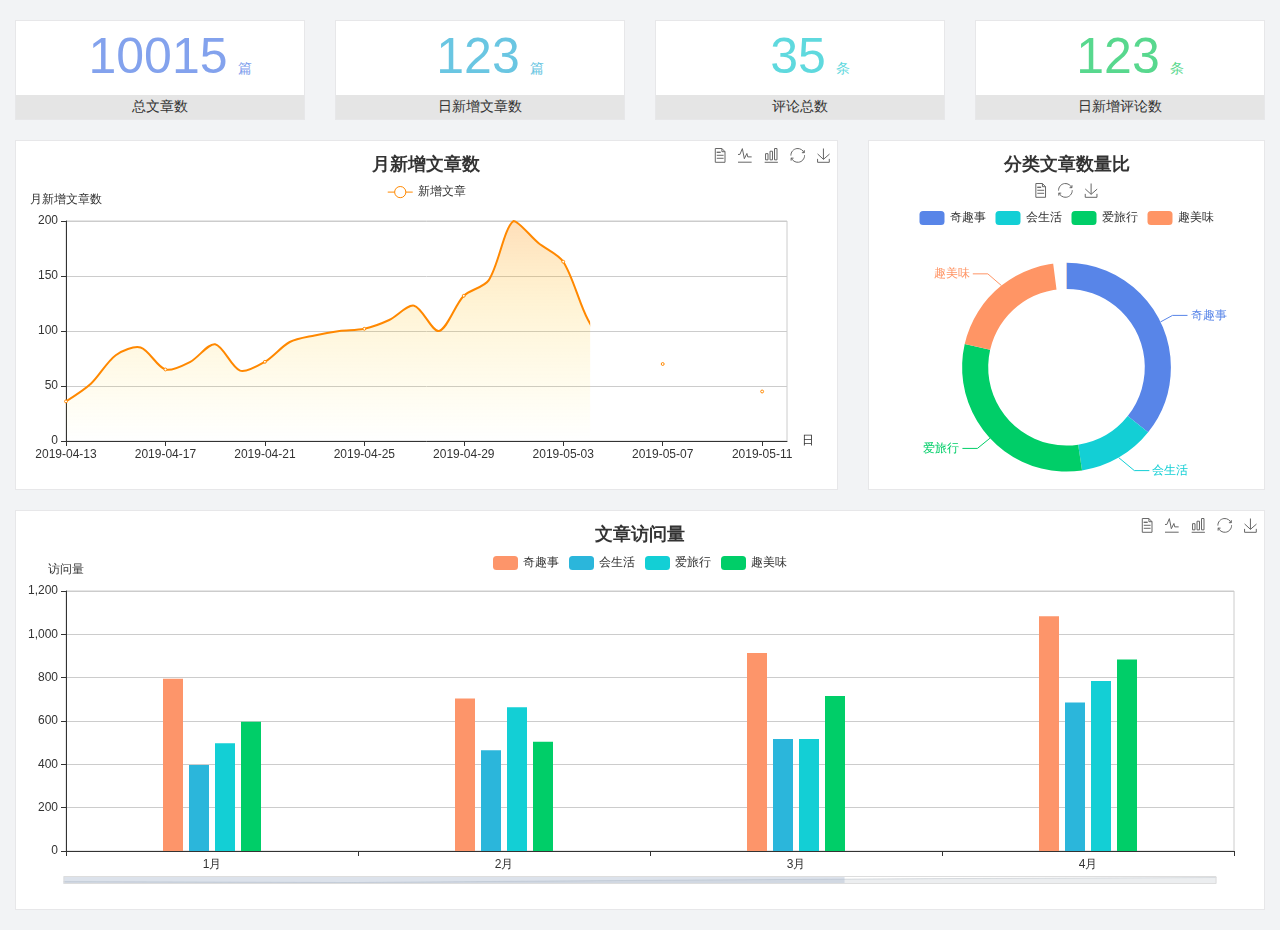
<file: home/dashboard.html>
<!DOCTYPE html>
<html lang="en">

<head>
  <meta charset="UTF-8">
  <meta name="viewport" content="width=device-width, initial-scale=1.0">
  <meta http-equiv="X-UA-Compatible" content="ie=edge">
  <title>图表统计</title>
  <link rel="stylesheet" href="../../assets/lib/bootstrap.css" />
  <link rel="stylesheet" href="../../assets/lib/main.css" />
  <script src="../../assets/lib/jquery.js"></script>
  <script type="text/javascript" src="../../assets/lib/echarts.min.js"></script>
</head>

<body>
  <div class="container-fluid">
    <div class="row spannel_list">
      <div class="col-sm-3 col-xs-6">
        <div class="spannel">
          <em>10015</em><span>篇</span>
          <b>总文章数</b>
        </div>
      </div>
      <div class="col-sm-3 col-xs-6">
        <div class="spannel scolor01">
          <em>123</em><span>篇</span>
          <b>日新增文章数</b>
        </div>
      </div>
      <div class="col-sm-3 col-xs-6">
        <div class="spannel scolor02">
          <em>35</em><span>条</span>
          <b>评论总数</b>
        </div>
      </div>
      <div class="col-sm-3 col-xs-6">
        <div class="spannel scolor03">
          <em>123</em><span>条</span>
          <b>日新增评论数</b>
        </div>
      </div>
    </div>
  </div>

  <div class="container-fluid">
    <div class="row curve-pie">
      <div class="col-lg-8 col-md-8">
        <div class="gragh_pannel" id="curve_show"></div>
      </div>
      <div class="col-lg-4 col-md-4">
        <div class="gragh_pannel" id="pie_show"></div>
      </div>
    </div>
  </div>

  <div class="container-fluid">
    <div class="column_pannel" id="column_show"></div>
  </div>

  <script>
    var oChart = echarts.init(document.getElementById('curve_show'));
    var aList_all = [
      {'count': 36, 'date': '2019-04-13'},
      {'count': 52, 'date': '2019-04-14'},
      {'count': 78, 'date': '2019-04-15'},
      {'count': 85, 'date': '2019-04-16'},
      {'count': 65, 'date': '2019-04-17'},
      {'count': 72, 'date': '2019-04-18'},
      {'count': 88, 'date': '2019-04-19'},
      {'count': 64, 'date': '2019-04-20'},
      {'count': 72, 'date': '2019-04-21'},
      {'count': 90, 'date': '2019-04-22'},
      {'count': 96, 'date': '2019-04-23'},
      {'count': 100, 'date': '2019-04-24'},
      {'count': 102, 'date': '2019-04-25'},
      {'count': 110, 'date': '2019-04-26'},
      {'count': 123, 'date': '2019-04-27'},
      {'count': 100, 'date': '2019-04-28'},
      {'count': 132, 'date': '2019-04-29'},
      {'count': 146, 'date': '2019-04-30'},
      {'count': 200, 'date': '2019-05-01'},
      {'count': 180, 'date': '2019-05-02'},
      {'count': 163, 'date': '2019-05-03'},
      {'count': 110, 'date': '2019-05-04'},
      {'count': 80, 'date': '2019-05-05'},
      {'count': 82, 'date': '2019-05-06'},
      {'count': 70, 'date': '2019-05-07'},
      {'count': 65, 'date': '2019-05-08'},
      {'count': 54, 'date': '2019-05-09'},
      {'count': 40, 'date': '2019-05-10'},
      {'count': 45, 'date': '2019-05-11'},
      {'count': 38, 'date': '2019-05-12'},
    ];

    let aCount = [];
    let aDate = [];

    for (var i = 0; i < aList_all.length; i++) {
      aCount.push(aList_all[i].count);
      aDate.push(aList_all[i].date);
    }

    var chartopt = {
      title: {
        text: '月新增文章数',
        left: 'center',
        top: '10'
      },
      tooltip: {
        trigger: 'axis'
      },
      legend: {
        data: ['新增文章'],
        top: '40'
      },
      toolbox: {
        show: true,
        feature: {
          mark: {show: true},
          dataView: {show: true, readOnly: false},
          magicType: {show: true, type: ['line', 'bar']},
          restore: {show: true},
          saveAsImage: {show: true}
        }
      },
      calculable: true,
      xAxis: [
        {
          name: '日',
          type: 'category',
          boundaryGap: false,
          data: aDate
        }
      ],
      yAxis: [
        {
          name: '月新增文章数',
          type: 'value'
        }
      ],
      series: [
        {
          name: '新增文章',
          type: 'line',
          smooth: true,
          itemStyle: {normal: {areaStyle: {type: 'default'}, color: '#f80'}, lineStyle: {color: '#f80'}},
          data: aCount
        }],
      areaStyle: {
        normal: {
          color: new echarts.graphic.LinearGradient(0, 0, 0, 1, [{
            offset: 0,
            color: 'rgba(255,136,0,0.39)'
          }, {
            offset: .34,
            color: 'rgba(255,180,0,0.25)'
          }, {
            offset: 1,
            color: 'rgba(255,222,0,0.00)'
          }])

        }
      },
      grid: {
        show: true,
        x: 50,
        x2: 50,
        y: 80,
        height: 220
      }
    };

    oChart.setOption(chartopt);


    var oPie = echarts.init(document.getElementById('pie_show'));
    var oPieopt =
    {
      title: {
        top: 10,
        text: '分类文章数量比',
        x: 'center'
      },
      tooltip: {
        trigger: 'item',
        formatter: "{a} <br/>{b} : {c} ({d}%)"
      },
      color: ['#5885e8', '#13cfd5', '#00ce68', '#ff9565'],
      legend: {
        x: 'center',
        top: 65,
        data: ['奇趣事', '会生活', '爱旅行', '趣美味']
      },
      toolbox: {
        show: true,
        x: 'center',
        top: 35,
        feature: {
          mark: {show: true},
          dataView: {show: true, readOnly: false},
          magicType: {
            show: true,
            type: ['pie', 'funnel'],
            option: {
              funnel: {
                x: '25%',
                width: '50%',
                funnelAlign: 'left',
                max: 1548
              }
            }
          },
          restore: {show: true},
          saveAsImage: {show: true}
        }
      },
      calculable: true,
      series: [
        {
          name: '访问来源',
          type: 'pie',
          radius: ['45%', '60%'],
          center: ['50%', '65%'],
          data: [
            {value: 300, name: '奇趣事'},
            {value: 100, name: '会生活'},
            {value: 260, name: '爱旅行'},
            {value: 180, name: '趣美味'}
          ]
        }
      ]
    };
    oPie.setOption(oPieopt);



    var oColumn = this.echarts.init(document.getElementById('column_show'));
    var oColumnopt =
    {
      title: {
        text: '文章访问量',
        left: 'center',
        top: '10'
      },
      tooltip: {
        trigger: 'axis'
      },
      legend: {
        data: ['奇趣事', '会生活', '爱旅行', '趣美味'],
        top: '40'
      },
      toolbox: {
        show: true,
        feature: {
          mark: {show: true},
          dataView: {show: true, readOnly: false},
          magicType: {show: true, type: ['line', 'bar']},
          restore: {show: true},
          saveAsImage: {show: true}
        }
      },
      calculable: true,
      xAxis: [
        {
          type: 'category',
          data: ['1月', '2月', '3月', '4月', '5月']
        }
      ],
      yAxis: [
        {
          name: '访问量',
          type: 'value'
        }
      ],
      series: [
        {
          name: '奇趣事',
          type: 'bar',
          barWidth: 20,
          itemStyle: {
            normal: {areaStyle: {type: 'default'}, color: '#fd956a'}
          },
          data: [800, 708, 920, 1090, 1200]
        },
        {
          name: '会生活',
          type: 'bar',
          barWidth: 20,
          itemStyle: {
            normal: {areaStyle: {type: 'default'}, color: '#2bb6db'}
          },
          data: [400, 468, 520, 690, 800]
        },
        {
          name: '爱旅行',
          type: 'bar',
          barWidth: 20,
          itemStyle: {
            normal: {areaStyle: {type: 'default'}, color: '#13cfd5'}
          },
          data: [500, 668, 520, 790, 900]
        },
        {
          name: '趣美味',
          type: 'bar',
          barWidth: 20,
          itemStyle: {
            normal: {areaStyle: {type: 'default'}, color: '#00ce68'}
          },
          data: [600, 508, 720, 890, 1000]
        }
      ],
      grid: {
        show: true,
        x: 50,
        x2: 30,
        y: 80,
        height: 260
      },
      dataZoom: [//给x轴设置滚动条
        {
          start: 0,//默认为0
          end: 100 - 1000 / 31,//默认为100
          type: 'slider',
          show: true,
          xAxisIndex: [0],
          handleSize: 0,//滑动条的 左右2个滑动条的大小
          height: 8,//组件高度
          left: 45, //左边的距离
          right: 50,//右边的距离
          bottom: 26,//右边的距离
          handleColor: '#ddd',//h滑动图标的颜色
          handleStyle: {
            borderColor: "#cacaca",
            borderWidth: "1",
            shadowBlur: 2,
            background: "#ddd",
            shadowColor: "#ddd",
          }
        }]
    };
    oColumn.setOption(oColumnopt);
  </script>
</body>

</html>
</file>
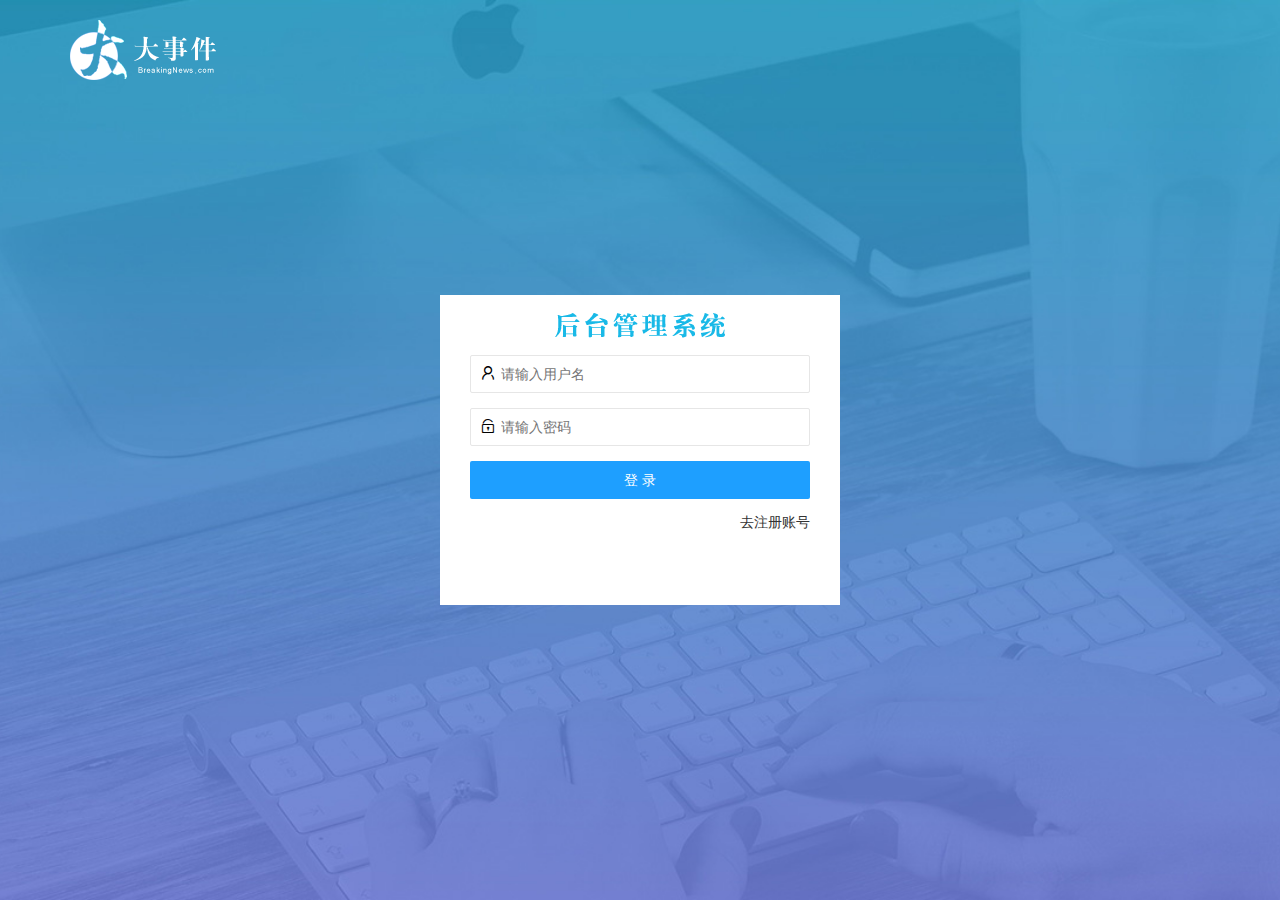
<file: home/login.html>
<!DOCTYPE html>
<html lang="en">

<head>
  <meta charset="UTF-8">
  <meta name="viewport" content="width=device-width, initial-scale=1.0">
  <title>大事件项目-登录页</title>
  <link rel="stylesheet" href="/assets/lib/layui/css/layui.css">
  <link rel="stylesheet" href="/assets/css/login.css">
</head>

<body>
  <!-- logo -->
  <div class="layui-main logo">
    <img src="/assets/images/logo.png" alt="">
  </div>

  <!-- 登录注册界面 -->
  <div class="box">
    <!-- title -->
    <div class="title"></div>

    <!-- 登录的表单 -->
    <div class="login">
      <form id="loginForm" class="layui-form" action="">
        <div class="layui-form-item">
          <i class="layui-icon layui-icon-username"></i>
          <input type="text" name="username" required lay-verify="required" placeholder="请输入用户名" autocomplete="off"
            class="layui-input">
        </div>
        <div class="layui-form-item">
          <i class="layui-icon layui-icon-password"></i>
          <input type="password" name="password" required lay-verify="required|pass" placeholder="请输入密码"
            autocomplete="off" class="layui-input">
        </div>
        <div class="layui-form-item">
          <!-- 登录注册button 需要有 lay-submit 属性，这样点击按钮才会触发校验功能，提交功能 -->
          <button class="layui-btn layui-btn-normal layui-btn-fluid" lay-submit lay-filter="formDemo">登 录</button>
        </div>

        <a href="javascript:;" class="fr" id="gotoRegi">去注册账号</a>
      </form>
    </div>

    <!-- 注册表单 -->
    <div class="register">
      <form id="regiForm" class="layui-form" action="">
        <div class="layui-form-item">
          <i class="layui-icon layui-icon-username"></i>
          <input type="text" name="username" required lay-verify="required" placeholder="请输入用户名" autocomplete="off"
            class="layui-input">
        </div>
        <div class="layui-form-item">
          <i class="layui-icon layui-icon-password"></i>
          <input type="password" name="password" required lay-verify="required|pass" placeholder="请输入密码"
            autocomplete="off" class="layui-input">
        </div>
        <div class="layui-form-item">
          <i class="layui-icon layui-icon-password"></i>
          <input type="password" name="repassword" required lay-verify="required|pass|repwd" placeholder="请再次输入密码"
            autocomplete="off" class="layui-input">
        </div>
        <div class="layui-form-item">
          <button class="layui-btn layui-btn-normal layui-btn-fluid" lay-submit lay-filter="formDemo">注 册</button>
        </div>

        <a href="javascript:;" class="fr" id="gotoLogin">去登录</a>
      </form>
    </div>
  </div>

  <!-- layui.all.js 是包含了layui的所有的功能，一定需要是该文件，否则表单校验的功能就没有了 -->
  <script src="/assets/lib/layui/layui.all.js"></script>

  <!-- 引入jQ -->
  <script src="/assets/lib/jquery.js"></script>

  <!-- 自己写的js文件 -->
  <script src="/assets/js/login.js"></script>
</body>

</html>
</file>
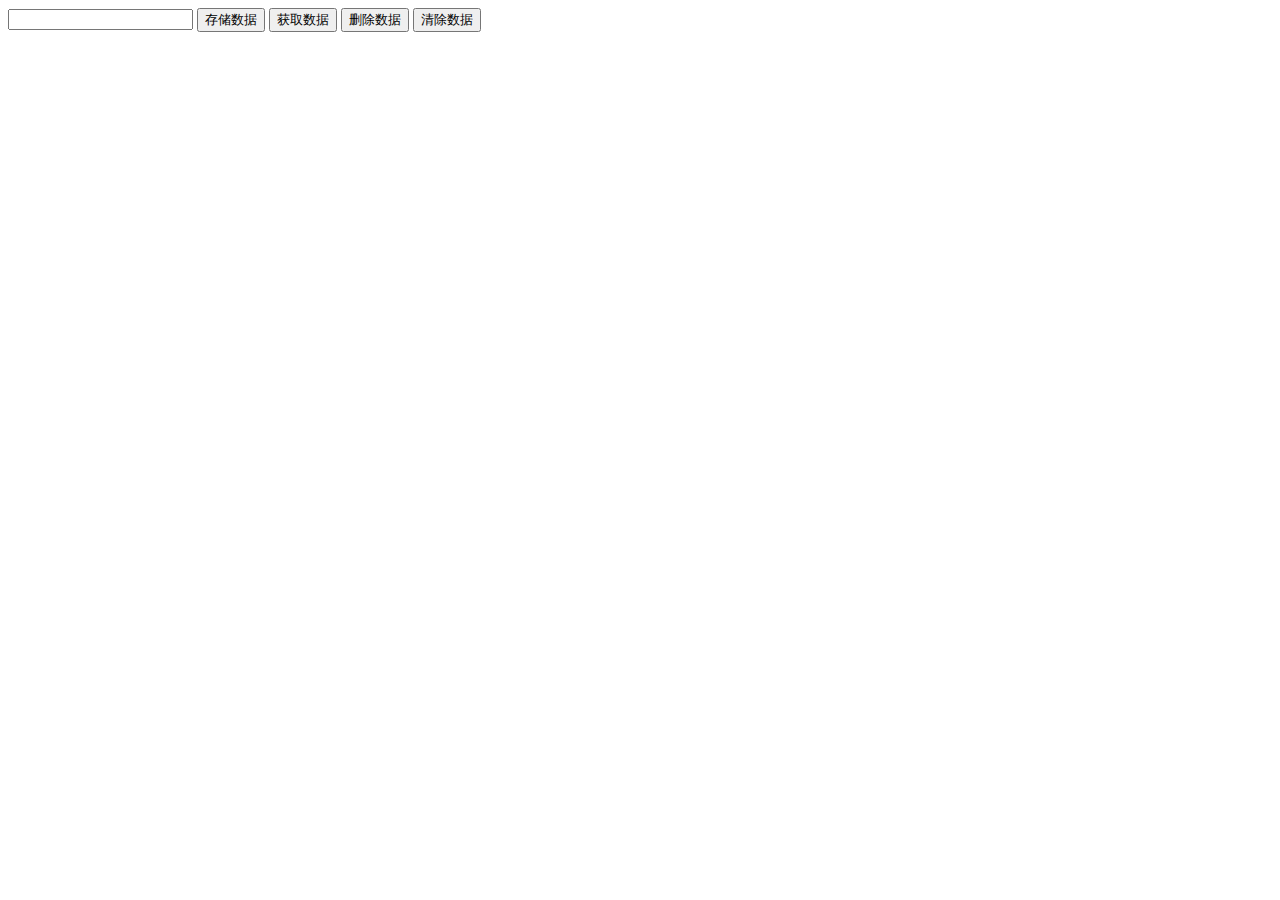
<file: home/本地存储.html>
<!DOCTYPE html>
<html lang="en">

<head>
    <meta charset="UTF-8">
    <title>Document</title>
</head>

<body>
    <input type="text">
    <button class="set">存储数据</button>
    <button class="get">获取数据</button>
    <button class="remove">删除数据</button>
    <button class="clear">清除数据</button>
    <script>
        // 获取元素
        let inp = document.querySelector("input");
        let setBtn = document.querySelector(".set");
        let getBtn = document.querySelector(".get");
        let removeBtn = document.querySelector(".remove");
        let clearBtn = document.querySelector(".clear");

        // sessionStorage的操作

        /* // 存储数据
        setBtn.onclick = function () {
            let str = inp.value;

            sessionStorage.setItem("name", str);
            sessionStorage.setItem("abc", "随便写的");
        }

        // 获取数据
        getBtn.onclick = function () {
            let res = sessionStorage.getItem("name");
            console.log(res);
        }

        // 删除数据
        removeBtn.onclick = function () {
            sessionStorage.removeItem("abc");
        }

        // 删除所有数据
        clearBtn.onclick = function () {
            sessionStorage.clear();
        } */


        // localStorage
        // 存储数据
        setBtn.onclick = function () {
            let str = inp.value;

            localStorage.setItem("name", str);
            localStorage.setItem("abc", "随便写的");
        }

        // 获取数据
        getBtn.onclick = function () {
            let res = localStorage.getItem("name");
            console.log(res);
        }

        // 删除数据
        removeBtn.onclick = function () {
            localStorage.removeItem("abc");
        }

        // 删除所有数据
        clearBtn.onclick = function () {
            localStorage.clear();
        }
    </script>
</body>

</html>
</file>
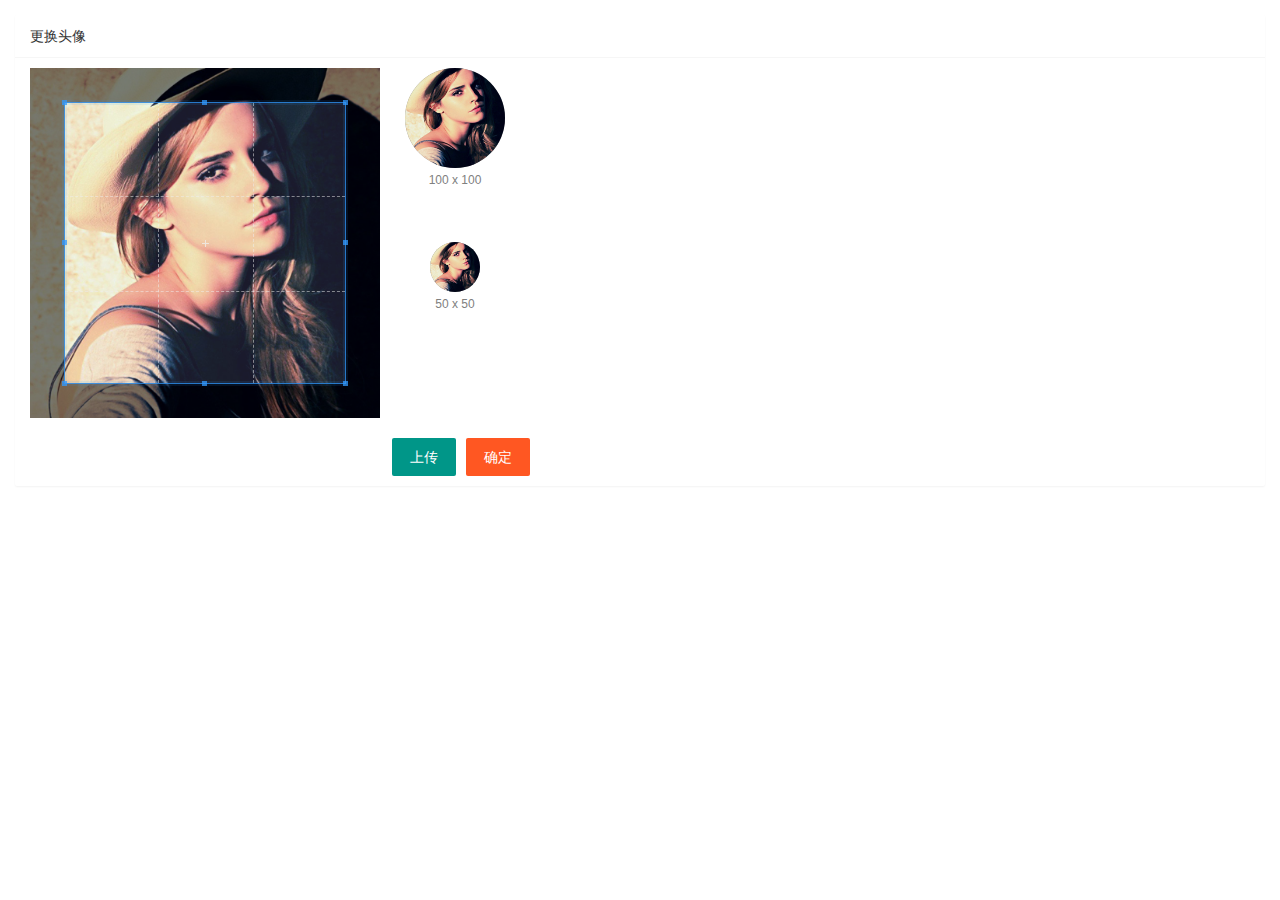
<file: user/user_avatar.html>
<!DOCTYPE html>
<html lang="en">

<head>
  <meta charset="UTF-8">
  <meta name="viewport" content="width=device-width, initial-scale=1.0">
  <title>Document</title>
  <link rel="stylesheet" href="/assets/lib/layui/css/layui.css">
  <link rel="stylesheet" href="/assets/lib/cropper/cropper.css" />

  <link rel="stylesheet" href="/assets/css/user/user_avatar.css">
</head>

<body>
  <div class="layui-card">
    <div class="layui-card-header">更换头像</div>
    <div class="layui-card-body">
      <!-- 第一行的图片裁剪和预览区域 -->
      <div class="row1">
        <!-- 图片裁剪区域 -->
        <div class="cropper-box">
          <!-- 这个 img 标签很重要，将来会把它初始化为裁剪区域 -->
          <img id="image" src="/assets/images/sample.jpg" />
        </div>
        <!-- 图片的预览区域 -->
        <div class="preview-box">
          <div>
            <!-- 宽高为 100px 的预览区域 -->
            <div class="img-preview w100"></div>
            <p class="size">100 x 100</p>
          </div>
          <div>
            <!-- 宽高为 50px 的预览区域 -->
            <div class="img-preview w50"></div>
            <p class="size">50 x 50</p>
          </div>
        </div>
      </div>

      <!-- 第二行的按钮区域 -->
      <div class="row2">
        <input type="file" class="layui-hide" id="file" accept="image/*">
        <button type="button" class="layui-btn" id="chooseBtn">上传</button>
        <button type="button" class="layui-btn layui-btn-danger" id="sureBtn">确定</button>
      </div>
    </div>
  </div>

  <script src="/assets/lib/layui/layui.all.js"></script>
  <script src="/assets/lib/jquery.js"></script>
  <!-- 以下两个js文件属于图片裁切插件 -->
  <script src="/assets/lib/cropper/Cropper.js"></script>
  <script src="/assets/lib/cropper/jquery-cropper.js"></script>

  <script src="/assets/js/ajaxBase.js"></script>
  <script src="/assets/js/user/user_avatar.js"></script>
</body>

</html>
</file>
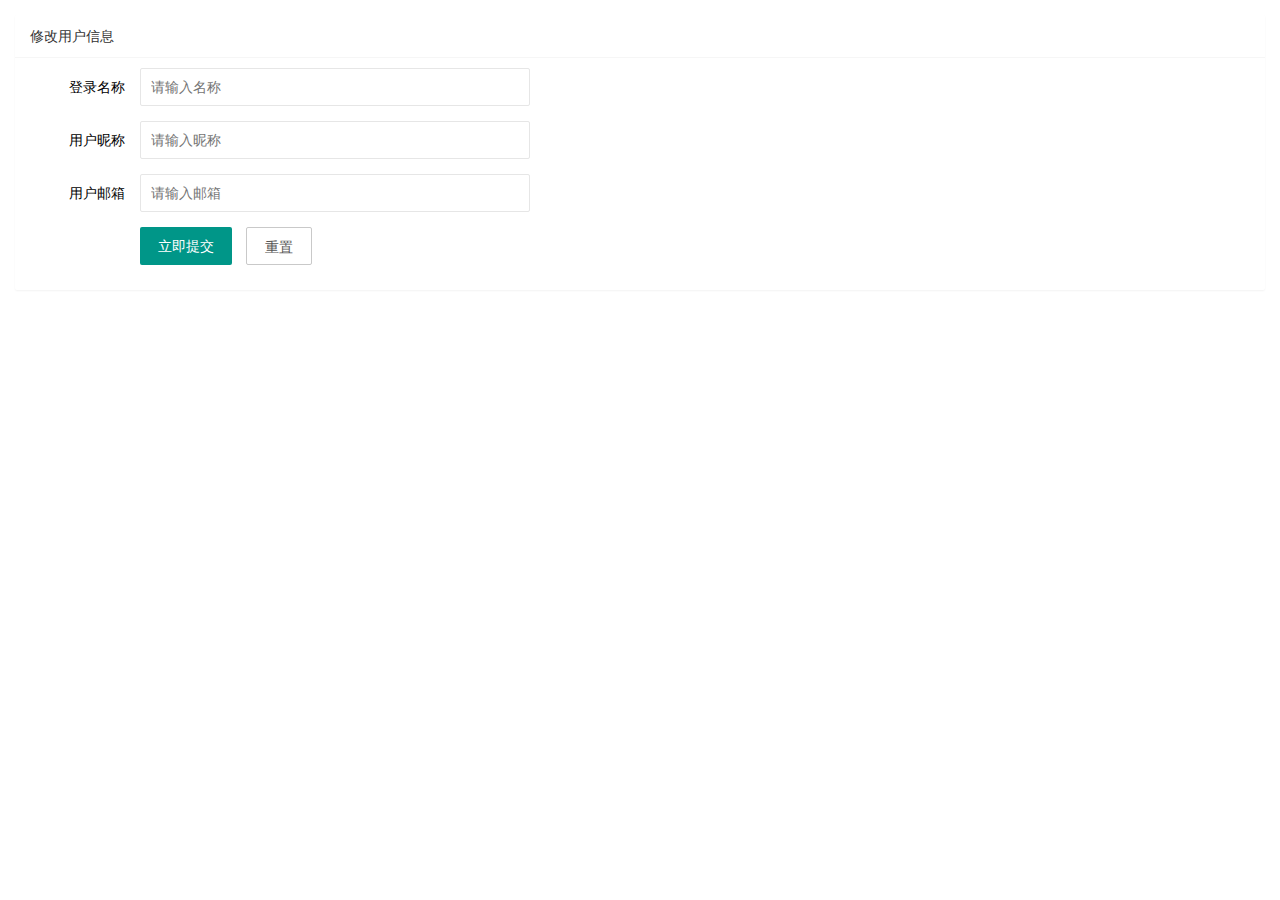
<file: user/user_info.html>
<!DOCTYPE html>
<html lang="en">

<head>
  <meta charset="UTF-8">
  <meta name="viewport" content="width=device-width, initial-scale=1.0">
  <title>Document</title>
  <link rel="stylesheet" href="/assets/lib/layui/css/layui.css">
  <link rel="stylesheet" href="/assets/css/user/user_info.css">
</head>

<body>
  <div class="layui-card">
    <div class="layui-card-header">修改用户信息</div>
    <div class="layui-card-body">
      <form id="form" class="layui-form" lay-filter="form" action="">
        <!-- 
            以下代码是为了能够收集到id的数据，实现更新用户
            不需要用户看到该结构， 通过类名layui-hide 实现将该部分结构隐藏
        -->
        <div class="layui-form-item layui-hide">
          <label class="layui-form-label">登录用户的id</label>
          <div class="layui-input-block">
            <input type="text" name="id" readonly required lay-verify="required" placeholder="请输入名称" autocomplete="off"
              class="layui-input">
          </div>
        </div>
        <div class="layui-form-item">
          <label class="layui-form-label">登录名称</label>
          <div class="layui-input-block">
            <input type="text" name="username" readonly required lay-verify="required" placeholder="请输入名称"
              autocomplete="off" class="layui-input">
          </div>
        </div>
        <div class="layui-form-item">
          <label class="layui-form-label">用户昵称</label>
          <div class="layui-input-block">
            <input type="text" name="nickname" required lay-verify="required|nickname" placeholder="请输入昵称"
              autocomplete="off" class="layui-input">
          </div>
        </div>
        <div class="layui-form-item">
          <label class="layui-form-label">用户邮箱</label>
          <div class="layui-input-block">
            <input type="text" name="email" required lay-verify="required|email" placeholder="请输入邮箱" autocomplete="off"
              class="layui-input">
          </div>
        </div>

        <div class="layui-form-item">
          <div class="layui-input-block">
            <button class="layui-btn" lay-submit lay-filter="formDemo">立即提交</button>
            <button type="reset" class="layui-btn layui-btn-primary" id="resetBtn">重置</button>
          </div>
        </div>
      </form>
    </div>
  </div>

  <script src="/assets/lib/layui/layui.all.js"></script>
  <script src="/assets/lib/jquery.js"></script>
  <script src="/assets/js/ajaxBase.js"></script>
  <script src="/assets/js/user/user_info.js"></script>
</body>

</html>
</file>
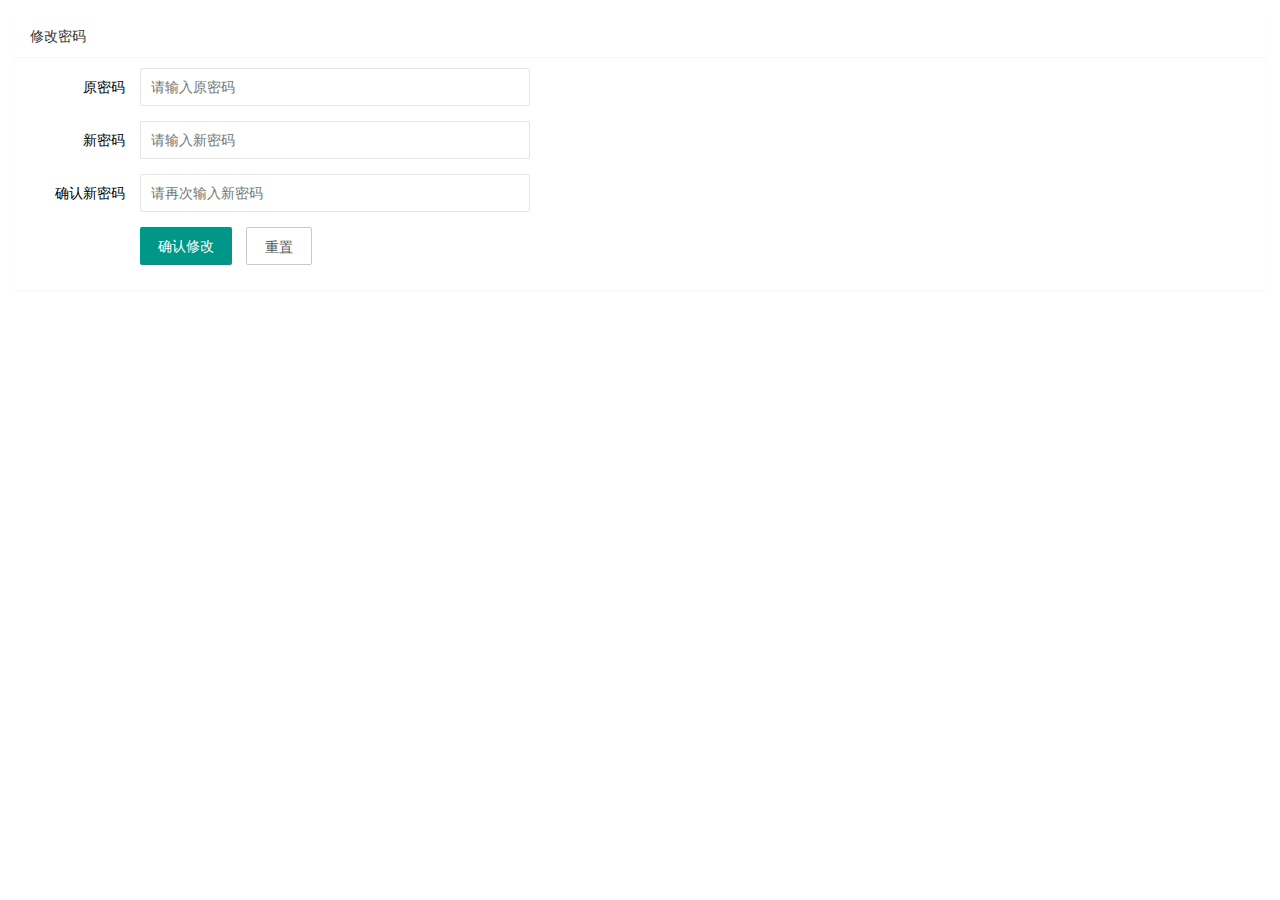
<file: user/user_pwd.html>
<!DOCTYPE html>
<html lang="en">

<head>
  <meta charset="UTF-8">
  <meta name="viewport" content="width=device-width, initial-scale=1.0">
  <title>Document</title>
  <link rel="stylesheet" href="/assets/lib/layui/css/layui.css">
  <link rel="stylesheet" href="/assets/css/user/user_pwd.css">
</head>

<body>
  <div class="layui-card">
    <div class="layui-card-header">修改密码</div>
    <div class="layui-card-body">
      <form class="layui-form" id="form" action="">
        <div class="layui-form-item">
          <label class="layui-form-label">原密码</label>
          <div class="layui-input-block">
            <input type="password" name="oldPwd" required lay-verify="required|pass" placeholder="请输入原密码"
              autocomplete="off" class="layui-input">
          </div>
        </div>
        <div class="layui-form-item">
          <label class="layui-form-label">新密码</label>
          <div class="layui-input-block">
            <input type="password" name="newPwd" required lay-verify="required|pass|newPass" placeholder="请输入新密码"
              autocomplete="off" class="layui-input">
          </div>
        </div>
        <div class="layui-form-item">
          <label class="layui-form-label">确认新密码</label>
          <div class="layui-input-block">
            <input type="password" name="rePwd" required lay-verify="required|pass|rePass" placeholder="请再次输入新密码"
              autocomplete="off" class="layui-input">
          </div>
        </div>

        <div class="layui-form-item">
          <div class="layui-input-block">
            <button class="layui-btn" lay-submit lay-filter="formDemo">确认修改</button>
            <button type="reset" class="layui-btn layui-btn-primary">重置</button>
          </div>
        </div>
      </form>
    </div>
  </div>

  <script src="/assets/lib/layui/layui.all.js"></script>
  <script src="/assets/lib/jquery.js"></script>
  <script src="/assets/js/ajaxBase.js"></script>
  <script src="/assets/js/user/user_pwd.js"></script>
</body>

</html>
</file>
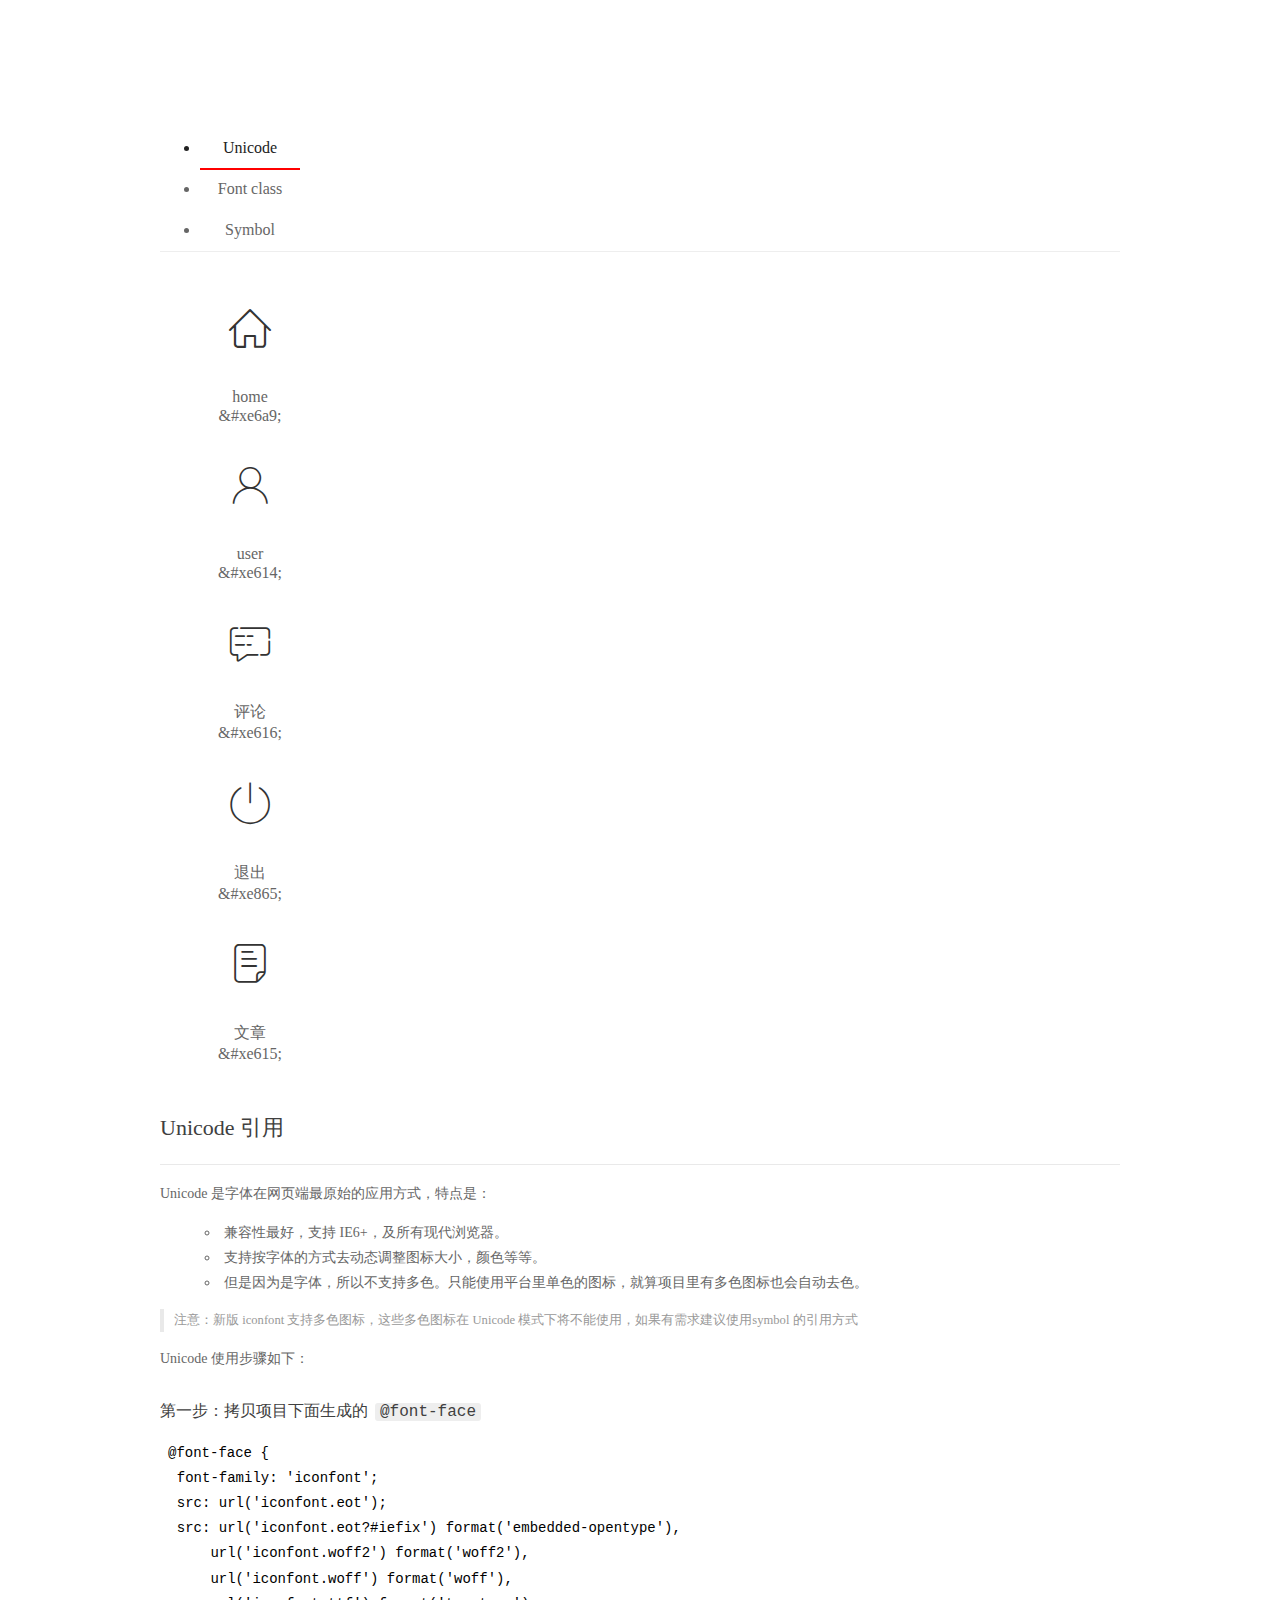
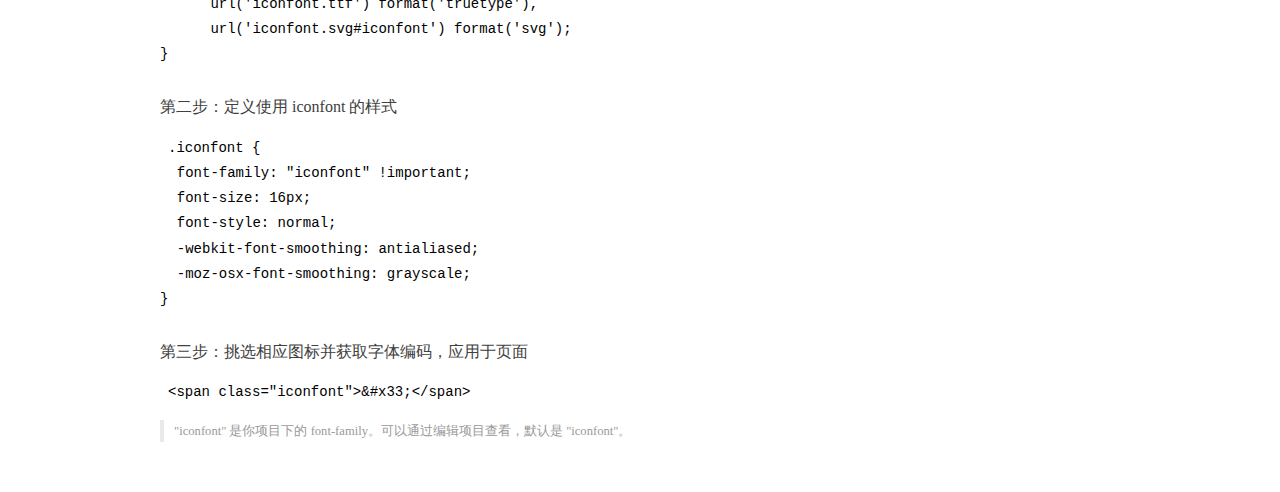
<file: assets/fonts/demo_index.html>
<!DOCTYPE html>
<html>
<head>
  <meta charset="utf-8"/>
  <title>IconFont Demo</title>
  <link rel="shortcut icon" href="https://gtms04.alicdn.com/tps/i4/TB1_oz6GVXXXXaFXpXXJDFnIXXX-64-64.ico" type="image/x-icon"/>
  <link rel="stylesheet" href="https://g.alicdn.com/thx/cube/1.3.2/cube.min.css">
  <link rel="stylesheet" href="demo.css">
  <link rel="stylesheet" href="iconfont.css">
  <script src="iconfont.js"></script>
  <!-- jQuery -->
  <script src="https://a1.alicdn.com/oss/uploads/2018/12/26/7bfddb60-08e8-11e9-9b04-53e73bb6408b.js"></script>
  <!-- 代码高亮 -->
  <script src="https://a1.alicdn.com/oss/uploads/2018/12/26/a3f714d0-08e6-11e9-8a15-ebf944d7534c.js"></script>
</head>
<body>
  <div class="main">
    <h1 class="logo"><a href="https://www.iconfont.cn/" title="iconfont 首页" target="_blank">&#xe86b;</a></h1>
    <div class="nav-tabs">
      <ul id="tabs" class="dib-box">
        <li class="dib active"><span>Unicode</span></li>
        <li class="dib"><span>Font class</span></li>
        <li class="dib"><span>Symbol</span></li>
      </ul>
      
    </div>
    <div class="tab-container">
      <div class="content unicode" style="display: block;">
          <ul class="icon_lists dib-box">
          
            <li class="dib">
              <span class="icon iconfont">&#xe6a9;</span>
                <div class="name">home</div>
                <div class="code-name">&amp;#xe6a9;</div>
              </li>
          
            <li class="dib">
              <span class="icon iconfont">&#xe614;</span>
                <div class="name">user</div>
                <div class="code-name">&amp;#xe614;</div>
              </li>
          
            <li class="dib">
              <span class="icon iconfont">&#xe616;</span>
                <div class="name">评论</div>
                <div class="code-name">&amp;#xe616;</div>
              </li>
          
            <li class="dib">
              <span class="icon iconfont">&#xe865;</span>
                <div class="name">退出</div>
                <div class="code-name">&amp;#xe865;</div>
              </li>
          
            <li class="dib">
              <span class="icon iconfont">&#xe615;</span>
                <div class="name">文章</div>
                <div class="code-name">&amp;#xe615;</div>
              </li>
          
          </ul>
          <div class="article markdown">
          <h2 id="unicode-">Unicode 引用</h2>
          <hr>

          <p>Unicode 是字体在网页端最原始的应用方式，特点是：</p>
          <ul>
            <li>兼容性最好，支持 IE6+，及所有现代浏览器。</li>
            <li>支持按字体的方式去动态调整图标大小，颜色等等。</li>
            <li>但是因为是字体，所以不支持多色。只能使用平台里单色的图标，就算项目里有多色图标也会自动去色。</li>
          </ul>
          <blockquote>
            <p>注意：新版 iconfont 支持多色图标，这些多色图标在 Unicode 模式下将不能使用，如果有需求建议使用symbol 的引用方式</p>
          </blockquote>
          <p>Unicode 使用步骤如下：</p>
          <h3 id="-font-face">第一步：拷贝项目下面生成的 <code>@font-face</code></h3>
<pre><code class="language-css"
>@font-face {
  font-family: 'iconfont';
  src: url('iconfont.eot');
  src: url('iconfont.eot?#iefix') format('embedded-opentype'),
      url('iconfont.woff2') format('woff2'),
      url('iconfont.woff') format('woff'),
      url('iconfont.ttf') format('truetype'),
      url('iconfont.svg#iconfont') format('svg');
}
</code></pre>
          <h3 id="-iconfont-">第二步：定义使用 iconfont 的样式</h3>
<pre><code class="language-css"
>.iconfont {
  font-family: "iconfont" !important;
  font-size: 16px;
  font-style: normal;
  -webkit-font-smoothing: antialiased;
  -moz-osx-font-smoothing: grayscale;
}
</code></pre>
          <h3 id="-">第三步：挑选相应图标并获取字体编码，应用于页面</h3>
<pre>
<code class="language-html"
>&lt;span class="iconfont"&gt;&amp;#x33;&lt;/span&gt;
</code></pre>
          <blockquote>
            <p>"iconfont" 是你项目下的 font-family。可以通过编辑项目查看，默认是 "iconfont"。</p>
          </blockquote>
          </div>
      </div>
      <div class="content font-class">
        <ul class="icon_lists dib-box">
          
          <li class="dib">
            <span class="icon iconfont icon-home"></span>
            <div class="name">
              home
            </div>
            <div class="code-name">.icon-home
            </div>
          </li>
          
          <li class="dib">
            <span class="icon iconfont icon-user"></span>
            <div class="name">
              user
            </div>
            <div class="code-name">.icon-user
            </div>
          </li>
          
          <li class="dib">
            <span class="icon iconfont icon-pinglun"></span>
            <div class="name">
              评论
            </div>
            <div class="code-name">.icon-pinglun
            </div>
          </li>
          
          <li class="dib">
            <span class="icon iconfont icon-tuichu"></span>
            <div class="name">
              退出
            </div>
            <div class="code-name">.icon-tuichu
            </div>
          </li>
          
          <li class="dib">
            <span class="icon iconfont icon-16"></span>
            <div class="name">
              文章
            </div>
            <div class="code-name">.icon-16
            </div>
          </li>
          
        </ul>
        <div class="article markdown">
        <h2 id="font-class-">font-class 引用</h2>
        <hr>

        <p>font-class 是 Unicode 使用方式的一种变种，主要是解决 Unicode 书写不直观，语意不明确的问题。</p>
        <p>与 Unicode 使用方式相比，具有如下特点：</p>
        <ul>
          <li>兼容性良好，支持 IE8+，及所有现代浏览器。</li>
          <li>相比于 Unicode 语意明确，书写更直观。可以很容易分辨这个 icon 是什么。</li>
          <li>因为使用 class 来定义图标，所以当要替换图标时，只需要修改 class 里面的 Unicode 引用。</li>
          <li>不过因为本质上还是使用的字体，所以多色图标还是不支持的。</li>
        </ul>
        <p>使用步骤如下：</p>
        <h3 id="-fontclass-">第一步：引入项目下面生成的 fontclass 代码：</h3>
<pre><code class="language-html">&lt;link rel="stylesheet" href="./iconfont.css"&gt;
</code></pre>
        <h3 id="-">第二步：挑选相应图标并获取类名，应用于页面：</h3>
<pre><code class="language-html">&lt;span class="iconfont icon-xxx"&gt;&lt;/span&gt;
</code></pre>
        <blockquote>
          <p>"
            iconfont" 是你项目下的 font-family。可以通过编辑项目查看，默认是 "iconfont"。</p>
        </blockquote>
      </div>
      </div>
      <div class="content symbol">
          <ul class="icon_lists dib-box">
          
            <li class="dib">
                <svg class="icon svg-icon" aria-hidden="true">
                  <use xlink:href="#icon-home"></use>
                </svg>
                <div class="name">home</div>
                <div class="code-name">#icon-home</div>
            </li>
          
            <li class="dib">
                <svg class="icon svg-icon" aria-hidden="true">
                  <use xlink:href="#icon-user"></use>
                </svg>
                <div class="name">user</div>
                <div class="code-name">#icon-user</div>
            </li>
          
            <li class="dib">
                <svg class="icon svg-icon" aria-hidden="true">
                  <use xlink:href="#icon-pinglun"></use>
                </svg>
                <div class="name">评论</div>
                <div class="code-name">#icon-pinglun</div>
            </li>
          
            <li class="dib">
                <svg class="icon svg-icon" aria-hidden="true">
                  <use xlink:href="#icon-tuichu"></use>
                </svg>
                <div class="name">退出</div>
                <div class="code-name">#icon-tuichu</div>
            </li>
          
            <li class="dib">
                <svg class="icon svg-icon" aria-hidden="true">
                  <use xlink:href="#icon-16"></use>
                </svg>
                <div class="name">文章</div>
                <div class="code-name">#icon-16</div>
            </li>
          
          </ul>
          <div class="article markdown">
          <h2 id="symbol-">Symbol 引用</h2>
          <hr>

          <p>这是一种全新的使用方式，应该说这才是未来的主流，也是平台目前推荐的用法。相关介绍可以参考这篇<a href="">文章</a>
            这种用法其实是做了一个 SVG 的集合，与另外两种相比具有如下特点：</p>
          <ul>
            <li>支持多色图标了，不再受单色限制。</li>
            <li>通过一些技巧，支持像字体那样，通过 <code>font-size</code>, <code>color</code> 来调整样式。</li>
            <li>兼容性较差，支持 IE9+，及现代浏览器。</li>
            <li>浏览器渲染 SVG 的性能一般，还不如 png。</li>
          </ul>
          <p>使用步骤如下：</p>
          <h3 id="-symbol-">第一步：引入项目下面生成的 symbol 代码：</h3>
<pre><code class="language-html">&lt;script src="./iconfont.js"&gt;&lt;/script&gt;
</code></pre>
          <h3 id="-css-">第二步：加入通用 CSS 代码（引入一次就行）：</h3>
<pre><code class="language-html">&lt;style&gt;
.icon {
  width: 1em;
  height: 1em;
  vertical-align: -0.15em;
  fill: currentColor;
  overflow: hidden;
}
&lt;/style&gt;
</code></pre>
          <h3 id="-">第三步：挑选相应图标并获取类名，应用于页面：</h3>
<pre><code class="language-html">&lt;svg class="icon" aria-hidden="true"&gt;
  &lt;use xlink:href="#icon-xxx"&gt;&lt;/use&gt;
&lt;/svg&gt;
</code></pre>
          </div>
      </div>

    </div>
  </div>
  <script>
  $(document).ready(function () {
      $('.tab-container .content:first').show()

      $('#tabs li').click(function (e) {
        var tabContent = $('.tab-container .content')
        var index = $(this).index()

        if ($(this).hasClass('active')) {
          return
        } else {
          $('#tabs li').removeClass('active')
          $(this).addClass('active')

          tabContent.hide().eq(index).fadeIn()
        }
      })
    })
  </script>
</body>
</html>
</file>
<file: assets/lib/main.css>
body{
    font-family:'MicroSoft YaHei';
    background-color: #f2f3f5;
}
.main_wrap{
    position:fixed;
    width:100%;
    height:100%;
    left:0px;
    top:0px;
    background:url('../images/login_bg.jpg'); 
    background-size:100% 100%; 
  }
.header{
    width:1200px;
    overflow: hidden;
    margin:20px auto 0;
}
.heade .logo{
    float: left;
}
.header .copyright{
    float:right;
    font-size:12px;
    color:#fff;
    text-align:right;
    line-height:20px;
    margin-top:10px;
}
.login_form_con{
    position:absolute;
    left:50%;
    top:50%;
    margin-left:-200px;
    margin-top:-155px;
    width:400px;
    height:310px;
    background-color: #edeff0;
}

.login_form{
    position: relative;
}

.login_form .icon-user{
    position:absolute;
    font-size:16px;
    color:#999;
    left:46px;
    top:12px;
}
.login_form .icon-key{
    position:absolute;
    font-size:18px;
    color:#999;
    left:46px;
    top:78px;
}
.login_title{
    height:60px;
    background:url('../images/login_title.png') center center no-repeat #fff;
}
.input_txt,.input_pass,.input_sub{
    display:block;
    width:334px;
    height:37px;
    padding:0px;
    text-indent:40px;
    border:1px solid #ddd;
    margin:27px auto 0;
    outline:none;
}
.input_sub{
    margin-top:40px;
    height:42px;
    background-color: #19b9e7;
    text-indent:0px;
    font-size:18px;
    color:#fff;
    cursor: pointer;
}
.input_sub:hover{
    background-color: #08a0cc;
}

.sider{
    position:fixed;
    left:0;
    top:0;
    bottom:0;
    width:210px;
    background-color: #323745;
}
.sider .logo{
    display:block;
    height:56px;
    background-color: #242732;
    overflow: hidden;
}
.sider .logo img{
    display:block;
    margin:6px auto 0;
}
.user_info{
    height:79px;
    border-bottom:1px solid #5a5e6b;
}

.user_info img{
    float: left;
    width:40px;
    height:40px;
    border-radius:20px;
    margin:19px 0 0 30px;
}
.user_info span{
    float: left;
    width:120px;
    font-size:12px;
    color:#fff;
    margin:23px 0 0 20px;
}
.user_info b{
    float: left;
    width: 120px;
    font-weight:normal;
    font-size:12px;
    color:#adafb5;
    margin:2px 0 0 20px;
}

.menu .level01{
    height:50px;
    line-height:50px;
}
.menu .level01 a{
    display:block;
    height:50px;
    font-size:12px;
    color:#adafb5;
    overflow: hidden;
}
.menu .level01.active a{
    background-color: #1378f0;
    color:#fff;
}
.menu .level01.active i{
    color:#fff;
}

.menu .level01 a:hover{
    background-color: #1378f0;
    color:#fff;
}
.menu .level01 a:hover i{
    color:#fff;
}
.menu .level01 i{
    color:#61646f;
    font-size:22px;
    float: left;
    margin-left:26px;
}
.menu .level01 span{
    float: left;
    margin-left:10px;
}
.menu .level01 b{
    float: right;
    margin-right:20px;
    font-weight:normal;
    transform:rotate(90deg);
    transition:all 500ms ease;
}

.menu .level01 .rotate0{
    transform:rotate(0deg);
}

.menu .level02{
    background: #242732;
    display:none;
}


.menu .level02 li{
    height:40px;
    line-height:40px;
}
.menu .level02 li a{
    display:block;
    height:40px;
    font-size:12px;
    color:#adafb5;
    overflow: hidden;
}

.menu .level02 li a:hover{
    background-color: #1378f0;
    color:#fff;
}

.menu .level02 li i{
    font-size:12px;
    float: left;
    margin-left:60px;
}
.menu .level02 li span{
    font-size:12px;
    float: left;
    margin-left:5px;
}

.menu .level02 .active a{
    color:#ffae00;
}

.header_bar{
    position:fixed;
    left:210px;
    right:0;
    top:0;
    height:56px;
    background-color: #fff;
}

.main{
    position:fixed;
    left:210px;
    top:56px;
    right:0;
    bottom:0;
    background-color: #f2f3f5;
}

.search_form{
    width:218px;
    height:33px;
    border:1px solid #ddd;
    background-color: #f2f3f5;
    border-radius:16px;
    float: left;
    margin:12px 0 0 27px;
}

.search_form input{
    padding:0px;
    margin:0px;
    border:0px;
    float: left;
    background-color: #f2f3f5;
    font-size:12px;
    width:175px;
    height:31px;
    margin-left:12px;
    outline:none;
   
}

.search_form .icon-search{
    line-height:33px;
    cursor: pointer;
    font-size:18px;
    color:#abaebb;
}
.user_center_link{
    float:right;

}
.user_center_link a{
    line-height:56px;
    font-size:12px;
    color:#999;
    margin-right:15px;
}
.user_center_link a:hover{
    color:#ffae00
}

.user_center_link img{
    width:42px;
    height:42px;
    border-radius:32px;
    margin-right:10px;
}

.spannel_list{
    margin-top:20px;
}

.spannel{
	height:100px;
	overflow:hidden;
	text-align:center;
    position:relative;
    background-color: #fff;
    border:1px solid #e7e7e9;
    margin-bottom:20px;
}

.spannel em{
    font-style:normal;
	font-size:50px;
	line-height:50px;
	display:inline-block;
	margin:10px 0 0 20px;
	font-family:'Arial';
	color:#83a2ed;
}

.spannel span{
	font-size:14px;
	display:inline-block;
	color:#83a2ed;
	margin-left:10px;
}

.spannel b{
	position:absolute;
	left:0;
	bottom:0;
	width:100%;
	line-height:24px;
	background:#e5e5e5;
	color:#333;
	font-size:14px;
	font-weight:normal;
}

.scolor01 em,.scolor01 span{
	color:#6ac6e2;
}

.scolor02 em,.scolor02 span{
	color:#5fd9de;
}

.scolor03 em,.scolor03 span{
	color:#58d88e;
}


.gragh_pannel{
    height:350px;
    border:1px solid #e7e7e9;
    background-color: #fff!important; 
    margin-bottom:20px;  
}

.column_pannel{
    margin-bottom:20px;
    height:400px;
    border:1px solid #e7e7e9;
    background-color: #fff!important;   
}

.common_title{
    line-height:42px;
    background-color: #fbfbfb;
    border:1px solid #e7e7e9;
    margin-top:20px;
    text-indent: 15px;
    font-size:14px;
    color:#333;
}

.common_con{
    border:1px solid #e7e7e9;
    border-top:0px;
    background-color: #fff;
    padding-bottom:20px;
    margin-bottom:20px;
}
.opt_btns{
    margin-top:20px;
}

.mp20{
    margin-top:20px;
}

.pagination{   
   margin:0;
}

.article_form{
    margin-top:20px;
}

.form-group{
    margin-bottom:25px;
}

.form-group label{
    font-weight:normal;
    color:#666;
}

.icon-icondate{
    line-height:16px;
}

.user_pic{
    width:100px;
    height:100px;
    margin-bottom:10px;
}

.article_cover{
    width:200px;
    height:200px;
    margin-bottom:10px;
}
</file>
<file: assets/lib/layui/css/layui.css>
/** layui-v2.5.6 MIT License By https://www.layui.com */
 .layui-inline,img{display:inline-block;vertical-align:middle}h1,h2,h3,h4,h5,h6{font-weight:400}.layui-edge,.layui-header,.layui-inline,.layui-main{position:relative}.layui-body,.layui-edge,.layui-elip{overflow:hidden}.layui-btn,.layui-edge,.layui-inline,img{vertical-align:middle}.layui-btn,.layui-disabled,.layui-icon,.layui-unselect{-moz-user-select:none;-webkit-user-select:none;-ms-user-select:none}.layui-elip,.layui-form-checkbox span,.layui-form-pane .layui-form-label{text-overflow:ellipsis;white-space:nowrap}.layui-breadcrumb,.layui-tree-btnGroup{visibility:hidden}blockquote,body,button,dd,div,dl,dt,form,h1,h2,h3,h4,h5,h6,input,li,ol,p,pre,td,textarea,th,ul{margin:0;padding:0;-webkit-tap-highlight-color:rgba(0,0,0,0)}a:active,a:hover{outline:0}img{border:none}li{list-style:none}table{border-collapse:collapse;border-spacing:0}h4,h5,h6{font-size:100%}button,input,optgroup,option,select,textarea{font-family:inherit;font-size:inherit;font-style:inherit;font-weight:inherit;outline:0}pre{white-space:pre-wrap;white-space:-moz-pre-wrap;white-space:-pre-wrap;white-space:-o-pre-wrap;word-wrap:break-word}body{line-height:24px;font:14px Helvetica Neue,Helvetica,PingFang SC,Tahoma,Arial,sans-serif}hr{height:1px;margin:10px 0;border:0;clear:both}a{color:#333;text-decoration:none}a:hover{color:#777}a cite{font-style:normal;*cursor:pointer}.layui-border-box,.layui-border-box *{box-sizing:border-box}.layui-box,.layui-box *{box-sizing:content-box}.layui-clear{clear:both;*zoom:1}.layui-clear:after{content:'\20';clear:both;*zoom:1;display:block;height:0}.layui-inline{*display:inline;*zoom:1}.layui-edge{display:inline-block;width:0;height:0;border-width:6px;border-style:dashed;border-color:transparent}.layui-edge-top{top:-4px;border-bottom-color:#999;border-bottom-style:solid}.layui-edge-right{border-left-color:#999;border-left-style:solid}.layui-edge-bottom{top:2px;border-top-color:#999;border-top-style:solid}.layui-edge-left{border-right-color:#999;border-right-style:solid}.layui-disabled,.layui-disabled:hover{color:#d2d2d2!important;cursor:not-allowed!important}.layui-circle{border-radius:100%}.layui-show{display:block!important}.layui-hide{display:none!important}@font-face{font-family:layui-icon;src:url(../font/iconfont.eot?v=256);src:url(../font/iconfont.eot?v=256#iefix) format('embedded-opentype'),url(../font/iconfont.woff2?v=256) format('woff2'),url(../font/iconfont.woff?v=256) format('woff'),url(../font/iconfont.ttf?v=256) format('truetype'),url(../font/iconfont.svg?v=256#layui-icon) format('svg')}.layui-icon{font-family:layui-icon!important;font-size:16px;font-style:normal;-webkit-font-smoothing:antialiased;-moz-osx-font-smoothing:grayscale}.layui-icon-reply-fill:before{content:"\e611"}.layui-icon-set-fill:before{content:"\e614"}.layui-icon-menu-fill:before{content:"\e60f"}.layui-icon-search:before{content:"\e615"}.layui-icon-share:before{content:"\e641"}.layui-icon-set-sm:before{content:"\e620"}.layui-icon-engine:before{content:"\e628"}.layui-icon-close:before{content:"\1006"}.layui-icon-close-fill:before{content:"\1007"}.layui-icon-chart-screen:before{content:"\e629"}.layui-icon-star:before{content:"\e600"}.layui-icon-circle-dot:before{content:"\e617"}.layui-icon-chat:before{content:"\e606"}.layui-icon-release:before{content:"\e609"}.layui-icon-list:before{content:"\e60a"}.layui-icon-chart:before{content:"\e62c"}.layui-icon-ok-circle:before{content:"\1005"}.layui-icon-layim-theme:before{content:"\e61b"}.layui-icon-table:before{content:"\e62d"}.layui-icon-right:before{content:"\e602"}.layui-icon-left:before{content:"\e603"}.layui-icon-cart-simple:before{content:"\e698"}.layui-icon-face-cry:before{content:"\e69c"}.layui-icon-face-smile:before{content:"\e6af"}.layui-icon-survey:before{content:"\e6b2"}.layui-icon-tree:before{content:"\e62e"}.layui-icon-ie:before{content:"\e7bb"}.layui-icon-upload-circle:before{content:"\e62f"}.layui-icon-add-circle:before{content:"\e61f"}.layui-icon-download-circle:before{content:"\e601"}.layui-icon-templeate-1:before{content:"\e630"}.layui-icon-util:before{content:"\e631"}.layui-icon-face-surprised:before{content:"\e664"}.layui-icon-edit:before{content:"\e642"}.layui-icon-speaker:before{content:"\e645"}.layui-icon-down:before{content:"\e61a"}.layui-icon-file:before{content:"\e621"}.layui-icon-layouts:before{content:"\e632"}.layui-icon-rate-half:before{content:"\e6c9"}.layui-icon-add-circle-fine:before{content:"\e608"}.layui-icon-prev-circle:before{content:"\e633"}.layui-icon-read:before{content:"\e705"}.layui-icon-404:before{content:"\e61c"}.layui-icon-carousel:before{content:"\e634"}.layui-icon-help:before{content:"\e607"}.layui-icon-code-circle:before{content:"\e635"}.layui-icon-windows:before{content:"\e67f"}.layui-icon-water:before{content:"\e636"}.layui-icon-username:before{content:"\e66f"}.layui-icon-find-fill:before{content:"\e670"}.layui-icon-about:before{content:"\e60b"}.layui-icon-location:before{content:"\e715"}.layui-icon-up:before{content:"\e619"}.layui-icon-pause:before{content:"\e651"}.layui-icon-date:before{content:"\e637"}.layui-icon-layim-uploadfile:before{content:"\e61d"}.layui-icon-delete:before{content:"\e640"}.layui-icon-play:before{content:"\e652"}.layui-icon-top:before{content:"\e604"}.layui-icon-firefox:before{content:"\e686"}.layui-icon-friends:before{content:"\e612"}.layui-icon-refresh-3:before{content:"\e9aa"}.layui-icon-ok:before{content:"\e605"}.layui-icon-layer:before{content:"\e638"}.layui-icon-face-smile-fine:before{content:"\e60c"}.layui-icon-dollar:before{content:"\e659"}.layui-icon-group:before{content:"\e613"}.layui-icon-layim-download:before{content:"\e61e"}.layui-icon-picture-fine:before{content:"\e60d"}.layui-icon-link:before{content:"\e64c"}.layui-icon-diamond:before{content:"\e735"}.layui-icon-log:before{content:"\e60e"}.layui-icon-key:before{content:"\e683"}.layui-icon-rate-solid:before{content:"\e67a"}.layui-icon-fonts-del:before{content:"\e64f"}.layui-icon-unlink:before{content:"\e64d"}.layui-icon-fonts-clear:before{content:"\e639"}.layui-icon-triangle-r:before{content:"\e623"}.layui-icon-circle:before{content:"\e63f"}.layui-icon-radio:before{content:"\e643"}.layui-icon-align-center:before{content:"\e647"}.layui-icon-align-right:before{content:"\e648"}.layui-icon-align-left:before{content:"\e649"}.layui-icon-loading-1:before{content:"\e63e"}.layui-icon-return:before{content:"\e65c"}.layui-icon-fonts-strong:before{content:"\e62b"}.layui-icon-upload:before{content:"\e67c"}.layui-icon-dialogue:before{content:"\e63a"}.layui-icon-video:before{content:"\e6ed"}.layui-icon-headset:before{content:"\e6fc"}.layui-icon-cellphone-fine:before{content:"\e63b"}.layui-icon-add-1:before{content:"\e654"}.layui-icon-face-smile-b:before{content:"\e650"}.layui-icon-fonts-html:before{content:"\e64b"}.layui-icon-screen-full:before{content:"\e622"}.layui-icon-form:before{content:"\e63c"}.layui-icon-cart:before{content:"\e657"}.layui-icon-camera-fill:before{content:"\e65d"}.layui-icon-tabs:before{content:"\e62a"}.layui-icon-heart-fill:before{content:"\e68f"}.layui-icon-fonts-code:before{content:"\e64e"}.layui-icon-ios:before{content:"\e680"}.layui-icon-at:before{content:"\e687"}.layui-icon-fire:before{content:"\e756"}.layui-icon-set:before{content:"\e716"}.layui-icon-fonts-u:before{content:"\e646"}.layui-icon-triangle-d:before{content:"\e625"}.layui-icon-tips:before{content:"\e702"}.layui-icon-picture:before{content:"\e64a"}.layui-icon-more-vertical:before{content:"\e671"}.layui-icon-bluetooth:before{content:"\e689"}.layui-icon-flag:before{content:"\e66c"}.layui-icon-loading:before{content:"\e63d"}.layui-icon-fonts-i:before{content:"\e644"}.layui-icon-refresh-1:before{content:"\e666"}.layui-icon-rmb:before{content:"\e65e"}.layui-icon-addition:before{content:"\e624"}.layui-icon-home:before{content:"\e68e"}.layui-icon-time:before{content:"\e68d"}.layui-icon-user:before{content:"\e770"}.layui-icon-notice:before{content:"\e667"}.layui-icon-chrome:before{content:"\e68a"}.layui-icon-edge:before{content:"\e68b"}.layui-icon-login-weibo:before{content:"\e675"}.layui-icon-voice:before{content:"\e688"}.layui-icon-upload-drag:before{content:"\e681"}.layui-icon-login-qq:before{content:"\e676"}.layui-icon-snowflake:before{content:"\e6b1"}.layui-icon-heart:before{content:"\e68c"}.layui-icon-logout:before{content:"\e682"}.layui-icon-file-b:before{content:"\e655"}.layui-icon-template:before{content:"\e663"}.layui-icon-transfer:before{content:"\e691"}.layui-icon-auz:before{content:"\e672"}.layui-icon-console:before{content:"\e665"}.layui-icon-app:before{content:"\e653"}.layui-icon-prev:before{content:"\e65a"}.layui-icon-website:before{content:"\e7ae"}.layui-icon-next:before{content:"\e65b"}.layui-icon-component:before{content:"\e857"}.layui-icon-android:before{content:"\e684"}.layui-icon-more:before{content:"\e65f"}.layui-icon-login-wechat:before{content:"\e677"}.layui-icon-shrink-right:before{content:"\e668"}.layui-icon-spread-left:before{content:"\e66b"}.layui-icon-camera:before{content:"\e660"}.layui-icon-note:before{content:"\e66e"}.layui-icon-refresh:before{content:"\e669"}.layui-icon-female:before{content:"\e661"}.layui-icon-male:before{content:"\e662"}.layui-icon-screen-restore:before{content:"\e758"}.layui-icon-password:before{content:"\e673"}.layui-icon-senior:before{content:"\e674"}.layui-icon-theme:before{content:"\e66a"}.layui-icon-tread:before{content:"\e6c5"}.layui-icon-praise:before{content:"\e6c6"}.layui-icon-star-fill:before{content:"\e658"}.layui-icon-rate:before{content:"\e67b"}.layui-icon-template-1:before{content:"\e656"}.layui-icon-vercode:before{content:"\e679"}.layui-icon-service:before{content:"\e626"}.layui-icon-cellphone:before{content:"\e678"}.layui-icon-print:before{content:"\e66d"}.layui-icon-cols:before{content:"\e610"}.layui-icon-wifi:before{content:"\e7e0"}.layui-icon-export:before{content:"\e67d"}.layui-icon-rss:before{content:"\e808"}.layui-icon-slider:before{content:"\e714"}.layui-icon-email:before{content:"\e618"}.layui-icon-subtraction:before{content:"\e67e"}.layui-icon-mike:before{content:"\e6dc"}.layui-icon-light:before{content:"\e748"}.layui-icon-gift:before{content:"\e627"}.layui-icon-mute:before{content:"\e685"}.layui-icon-reduce-circle:before{content:"\e616"}.layui-icon-music:before{content:"\e690"}.layui-main{width:1140px;margin:0 auto}.layui-header{z-index:1000;height:60px}.layui-header a:hover{transition:all .5s;-webkit-transition:all .5s}.layui-side{position:fixed;left:0;top:0;bottom:0;z-index:999;width:200px;overflow-x:hidden}.layui-side-scroll{position:relative;width:220px;height:100%;overflow-x:hidden}.layui-body{position:absolute;left:200px;right:0;top:0;bottom:0;z-index:998;width:auto;overflow-y:auto;box-sizing:border-box}.layui-layout-body{overflow:hidden}.layui-layout-admin .layui-header{background-color:#23262E}.layui-layout-admin .layui-side{top:60px;width:200px;overflow-x:hidden}.layui-layout-admin .layui-body{position:fixed;top:60px;bottom:44px}.layui-layout-admin .layui-main{width:auto;margin:0 15px}.layui-layout-admin .layui-footer{position:fixed;left:200px;right:0;bottom:0;height:44px;line-height:44px;padding:0 15px;background-color:#eee}.layui-layout-admin .layui-logo{position:absolute;left:0;top:0;width:200px;height:100%;line-height:60px;text-align:center;color:#009688;font-size:16px}.layui-layout-admin .layui-header .layui-nav{background:0 0}.layui-layout-left{position:absolute!important;left:200px;top:0}.layui-layout-right{position:absolute!important;right:0;top:0}.layui-container{position:relative;margin:0 auto;padding:0 15px;box-sizing:border-box}.layui-fluid{position:relative;margin:0 auto;padding:0 15px}.layui-row:after,.layui-row:before{content:'';display:block;clear:both}.layui-col-lg1,.layui-col-lg10,.layui-col-lg11,.layui-col-lg12,.layui-col-lg2,.layui-col-lg3,.layui-col-lg4,.layui-col-lg5,.layui-col-lg6,.layui-col-lg7,.layui-col-lg8,.layui-col-lg9,.layui-col-md1,.layui-col-md10,.layui-col-md11,.layui-col-md12,.layui-col-md2,.layui-col-md3,.layui-col-md4,.layui-col-md5,.layui-col-md6,.layui-col-md7,.layui-col-md8,.layui-col-md9,.layui-col-sm1,.layui-col-sm10,.layui-col-sm11,.layui-col-sm12,.layui-col-sm2,.layui-col-sm3,.layui-col-sm4,.layui-col-sm5,.layui-col-sm6,.layui-col-sm7,.layui-col-sm8,.layui-col-sm9,.layui-col-xs1,.layui-col-xs10,.layui-col-xs11,.layui-col-xs12,.layui-col-xs2,.layui-col-xs3,.layui-col-xs4,.layui-col-xs5,.layui-col-xs6,.layui-col-xs7,.layui-col-xs8,.layui-col-xs9{position:relative;display:block;box-sizing:border-box}.layui-col-xs1,.layui-col-xs10,.layui-col-xs11,.layui-col-xs12,.layui-col-xs2,.layui-col-xs3,.layui-col-xs4,.layui-col-xs5,.layui-col-xs6,.layui-col-xs7,.layui-col-xs8,.layui-col-xs9{float:left}.layui-col-xs1{width:8.33333333%}.layui-col-xs2{width:16.66666667%}.layui-col-xs3{width:25%}.layui-col-xs4{width:33.33333333%}.layui-col-xs5{width:41.66666667%}.layui-col-xs6{width:50%}.layui-col-xs7{width:58.33333333%}.layui-col-xs8{width:66.66666667%}.layui-col-xs9{width:75%}.layui-col-xs10{width:83.33333333%}.layui-col-xs11{width:91.66666667%}.layui-col-xs12{width:100%}.layui-col-xs-offset1{margin-left:8.33333333%}.layui-col-xs-offset2{margin-left:16.66666667%}.layui-col-xs-offset3{margin-left:25%}.layui-col-xs-offset4{margin-left:33.33333333%}.layui-col-xs-offset5{margin-left:41.66666667%}.layui-col-xs-offset6{margin-left:50%}.layui-col-xs-offset7{margin-left:58.33333333%}.layui-col-xs-offset8{margin-left:66.66666667%}.layui-col-xs-offset9{margin-left:75%}.layui-col-xs-offset10{margin-left:83.33333333%}.layui-col-xs-offset11{margin-left:91.66666667%}.layui-col-xs-offset12{margin-left:100%}@media screen and (max-width:768px){.layui-hide-xs{display:none!important}.layui-show-xs-block{display:block!important}.layui-show-xs-inline{display:inline!important}.layui-show-xs-inline-block{display:inline-block!important}}@media screen and (min-width:768px){.layui-container{width:750px}.layui-hide-sm{display:none!important}.layui-show-sm-block{display:block!important}.layui-show-sm-inline{display:inline!important}.layui-show-sm-inline-block{display:inline-block!important}.layui-col-sm1,.layui-col-sm10,.layui-col-sm11,.layui-col-sm12,.layui-col-sm2,.layui-col-sm3,.layui-col-sm4,.layui-col-sm5,.layui-col-sm6,.layui-col-sm7,.layui-col-sm8,.layui-col-sm9{float:left}.layui-col-sm1{width:8.33333333%}.layui-col-sm2{width:16.66666667%}.layui-col-sm3{width:25%}.layui-col-sm4{width:33.33333333%}.layui-col-sm5{width:41.66666667%}.layui-col-sm6{width:50%}.layui-col-sm7{width:58.33333333%}.layui-col-sm8{width:66.66666667%}.layui-col-sm9{width:75%}.layui-col-sm10{width:83.33333333%}.layui-col-sm11{width:91.66666667%}.layui-col-sm12{width:100%}.layui-col-sm-offset1{margin-left:8.33333333%}.layui-col-sm-offset2{margin-left:16.66666667%}.layui-col-sm-offset3{margin-left:25%}.layui-col-sm-offset4{margin-left:33.33333333%}.layui-col-sm-offset5{margin-left:41.66666667%}.layui-col-sm-offset6{margin-left:50%}.layui-col-sm-offset7{margin-left:58.33333333%}.layui-col-sm-offset8{margin-left:66.66666667%}.layui-col-sm-offset9{margin-left:75%}.layui-col-sm-offset10{margin-left:83.33333333%}.layui-col-sm-offset11{margin-left:91.66666667%}.layui-col-sm-offset12{margin-left:100%}}@media screen and (min-width:992px){.layui-container{width:970px}.layui-hide-md{display:none!important}.layui-show-md-block{display:block!important}.layui-show-md-inline{display:inline!important}.layui-show-md-inline-block{display:inline-block!important}.layui-col-md1,.layui-col-md10,.layui-col-md11,.layui-col-md12,.layui-col-md2,.layui-col-md3,.layui-col-md4,.layui-col-md5,.layui-col-md6,.layui-col-md7,.layui-col-md8,.layui-col-md9{float:left}.layui-col-md1{width:8.33333333%}.layui-col-md2{width:16.66666667%}.layui-col-md3{width:25%}.layui-col-md4{width:33.33333333%}.layui-col-md5{width:41.66666667%}.layui-col-md6{width:50%}.layui-col-md7{width:58.33333333%}.layui-col-md8{width:66.66666667%}.layui-col-md9{width:75%}.layui-col-md10{width:83.33333333%}.layui-col-md11{width:91.66666667%}.layui-col-md12{width:100%}.layui-col-md-offset1{margin-left:8.33333333%}.layui-col-md-offset2{margin-left:16.66666667%}.layui-col-md-offset3{margin-left:25%}.layui-col-md-offset4{margin-left:33.33333333%}.layui-col-md-offset5{margin-left:41.66666667%}.layui-col-md-offset6{margin-left:50%}.layui-col-md-offset7{margin-left:58.33333333%}.layui-col-md-offset8{margin-left:66.66666667%}.layui-col-md-offset9{margin-left:75%}.layui-col-md-offset10{margin-left:83.33333333%}.layui-col-md-offset11{margin-left:91.66666667%}.layui-col-md-offset12{margin-left:100%}}@media screen and (min-width:1200px){.layui-container{width:1170px}.layui-hide-lg{display:none!important}.layui-show-lg-block{display:block!important}.layui-show-lg-inline{display:inline!important}.layui-show-lg-inline-block{display:inline-block!important}.layui-col-lg1,.layui-col-lg10,.layui-col-lg11,.layui-col-lg12,.layui-col-lg2,.layui-col-lg3,.layui-col-lg4,.layui-col-lg5,.layui-col-lg6,.layui-col-lg7,.layui-col-lg8,.layui-col-lg9{float:left}.layui-col-lg1{width:8.33333333%}.layui-col-lg2{width:16.66666667%}.layui-col-lg3{width:25%}.layui-col-lg4{width:33.33333333%}.layui-col-lg5{width:41.66666667%}.layui-col-lg6{width:50%}.layui-col-lg7{width:58.33333333%}.layui-col-lg8{width:66.66666667%}.layui-col-lg9{width:75%}.layui-col-lg10{width:83.33333333%}.layui-col-lg11{width:91.66666667%}.layui-col-lg12{width:100%}.layui-col-lg-offset1{margin-left:8.33333333%}.layui-col-lg-offset2{margin-left:16.66666667%}.layui-col-lg-offset3{margin-left:25%}.layui-col-lg-offset4{margin-left:33.33333333%}.layui-col-lg-offset5{margin-left:41.66666667%}.layui-col-lg-offset6{margin-left:50%}.layui-col-lg-offset7{margin-left:58.33333333%}.layui-col-lg-offset8{margin-left:66.66666667%}.layui-col-lg-offset9{margin-left:75%}.layui-col-lg-offset10{margin-left:83.33333333%}.layui-col-lg-offset11{margin-left:91.66666667%}.layui-col-lg-offset12{margin-left:100%}}.layui-col-space1{margin:-.5px}.layui-col-space1>*{padding:.5px}.layui-col-space2{margin:-1px}.layui-col-space2>*{padding:1px}.layui-col-space4{margin:-2px}.layui-col-space4>*{padding:2px}.layui-col-space5{margin:-2.5px}.layui-col-space5>*{padding:2.5px}.layui-col-space6{margin:-3px}.layui-col-space6>*{padding:3px}.layui-col-space8{margin:-4px}.layui-col-space8>*{padding:4px}.layui-col-space10{margin:-5px}.layui-col-space10>*{padding:5px}.layui-col-space12{margin:-6px}.layui-col-space12>*{padding:6px}.layui-col-space14{margin:-7px}.layui-col-space14>*{padding:7px}.layui-col-space15{margin:-7.5px}.layui-col-space15>*{padding:7.5px}.layui-col-space16{margin:-8px}.layui-col-space16>*{padding:8px}.layui-col-space18{margin:-9px}.layui-col-space18>*{padding:9px}.layui-col-space20{margin:-10px}.layui-col-space20>*{padding:10px}.layui-col-space22{margin:-11px}.layui-col-space22>*{padding:11px}.layui-col-space24{margin:-12px}.layui-col-space24>*{padding:12px}.layui-col-space25{margin:-12.5px}.layui-col-space25>*{padding:12.5px}.layui-col-space26{margin:-13px}.layui-col-space26>*{padding:13px}.layui-col-space28{margin:-14px}.layui-col-space28>*{padding:14px}.layui-col-space30{margin:-15px}.layui-col-space30>*{padding:15px}.layui-btn,.layui-input,.layui-select,.layui-textarea,.layui-upload-button{outline:0;-webkit-appearance:none;transition:all .3s;-webkit-transition:all .3s;box-sizing:border-box}.layui-elem-quote{margin-bottom:10px;padding:15px;line-height:22px;border-left:5px solid #009688;border-radius:0 2px 2px 0;background-color:#f2f2f2}.layui-quote-nm{border-style:solid;border-width:1px 1px 1px 5px;background:0 0}.layui-elem-field{margin-bottom:10px;padding:0;border-width:1px;border-style:solid}.layui-elem-field legend{margin-left:20px;padding:0 10px;font-size:20px;font-weight:300}.layui-field-title{margin:10px 0 20px;border-width:1px 0 0}.layui-field-box{padding:10px 15px}.layui-field-title .layui-field-box{padding:10px 0}.layui-progress{position:relative;height:6px;border-radius:20px;background-color:#e2e2e2}.layui-progress-bar{position:absolute;left:0;top:0;width:0;max-width:100%;height:6px;border-radius:20px;text-align:right;background-color:#5FB878;transition:all .3s;-webkit-transition:all .3s}.layui-progress-big,.layui-progress-big .layui-progress-bar{height:18px;line-height:18px}.layui-progress-text{position:relative;top:-20px;line-height:18px;font-size:12px;color:#666}.layui-progress-big .layui-progress-text{position:static;padding:0 10px;color:#fff}.layui-collapse{border-width:1px;border-style:solid;border-radius:2px}.layui-colla-content,.layui-colla-item{border-top-width:1px;border-top-style:solid}.layui-colla-item:first-child{border-top:none}.layui-colla-title{position:relative;height:42px;line-height:42px;padding:0 15px 0 35px;color:#333;background-color:#f2f2f2;cursor:pointer;font-size:14px;overflow:hidden}.layui-colla-content{display:none;padding:10px 15px;line-height:22px;color:#666}.layui-colla-icon{position:absolute;left:15px;top:0;font-size:14px}.layui-card{margin-bottom:15px;border-radius:2px;background-color:#fff;box-shadow:0 1px 2px 0 rgba(0,0,0,.05)}.layui-card:last-child{margin-bottom:0}.layui-card-header{position:relative;height:42px;line-height:42px;padding:0 15px;border-bottom:1px solid #f6f6f6;color:#333;border-radius:2px 2px 0 0;font-size:14px}.layui-bg-black,.layui-bg-blue,.layui-bg-cyan,.layui-bg-green,.layui-bg-orange,.layui-bg-red{color:#fff!important}.layui-card-body{position:relative;padding:10px 15px;line-height:24px}.layui-card-body[pad15]{padding:15px}.layui-card-body[pad20]{padding:20px}.layui-card-body .layui-table{margin:5px 0}.layui-card .layui-tab{margin:0}.layui-panel-window{position:relative;padding:15px;border-radius:0;border-top:5px solid #E6E6E6;background-color:#fff}.layui-auxiliar-moving{position:fixed;left:0;right:0;top:0;bottom:0;width:100%;height:100%;background:0 0;z-index:9999999999}.layui-form-label,.layui-form-mid,.layui-form-select,.layui-input-block,.layui-input-inline,.layui-textarea{position:relative}.layui-bg-red{background-color:#FF5722!important}.layui-bg-orange{background-color:#FFB800!important}.layui-bg-green{background-color:#009688!important}.layui-bg-cyan{background-color:#2F4056!important}.layui-bg-blue{background-color:#1E9FFF!important}.layui-bg-black{background-color:#393D49!important}.layui-bg-gray{background-color:#eee!important;color:#666!important}.layui-badge-rim,.layui-colla-content,.layui-colla-item,.layui-collapse,.layui-elem-field,.layui-form-pane .layui-form-item[pane],.layui-form-pane .layui-form-label,.layui-input,.layui-layedit,.layui-layedit-tool,.layui-quote-nm,.layui-select,.layui-tab-bar,.layui-tab-card,.layui-tab-title,.layui-tab-title .layui-this:after,.layui-textarea{border-color:#e6e6e6}.layui-timeline-item:before,hr{background-color:#e6e6e6}.layui-text{line-height:22px;font-size:14px;color:#666}.layui-text h1,.layui-text h2,.layui-text h3{font-weight:500;color:#333}.layui-text h1{font-size:30px}.layui-text h2{font-size:24px}.layui-text h3{font-size:18px}.layui-text a:not(.layui-btn){color:#01AAED}.layui-text a:not(.layui-btn):hover{text-decoration:underline}.layui-text ul{padding:5px 0 5px 15px}.layui-text ul li{margin-top:5px;list-style-type:disc}.layui-text em,.layui-word-aux{color:#999!important;padding:0 5px!important}.layui-btn{display:inline-block;height:38px;line-height:38px;padding:0 18px;background-color:#009688;color:#fff;white-space:nowrap;text-align:center;font-size:14px;border:none;border-radius:2px;cursor:pointer}.layui-btn:hover{opacity:.8;filter:alpha(opacity=80);color:#fff}.layui-btn:active{opacity:1;filter:alpha(opacity=100)}.layui-btn+.layui-btn{margin-left:10px}.layui-btn-container{font-size:0}.layui-btn-container .layui-btn{margin-right:10px;margin-bottom:10px}.layui-btn-container .layui-btn+.layui-btn{margin-left:0}.layui-table .layui-btn-container .layui-btn{margin-bottom:9px}.layui-btn-radius{border-radius:100px}.layui-btn .layui-icon{margin-right:3px;font-size:18px;vertical-align:bottom;vertical-align:middle\9}.layui-btn-primary{border:1px solid #C9C9C9;background-color:#fff;color:#555}.layui-btn-primary:hover{border-color:#009688;color:#333}.layui-btn-normal{background-color:#1E9FFF}.layui-btn-warm{background-color:#FFB800}.layui-btn-danger{background-color:#FF5722}.layui-btn-checked{background-color:#5FB878}.layui-btn-disabled,.layui-btn-disabled:active,.layui-btn-disabled:hover{border:1px solid #e6e6e6;background-color:#FBFBFB;color:#C9C9C9;cursor:not-allowed;opacity:1}.layui-btn-lg{height:44px;line-height:44px;padding:0 25px;font-size:16px}.layui-btn-sm{height:30px;line-height:30px;padding:0 10px;font-size:12px}.layui-btn-sm i{font-size:16px!important}.layui-btn-xs{height:22px;line-height:22px;padding:0 5px;font-size:12px}.layui-btn-xs i{font-size:14px!important}.layui-btn-group{display:inline-block;vertical-align:middle;font-size:0}.layui-btn-group .layui-btn{margin-left:0!important;margin-right:0!important;border-left:1px solid rgba(255,255,255,.5);border-radius:0}.layui-btn-group .layui-btn-primary{border-left:none}.layui-btn-group .layui-btn-primary:hover{border-color:#C9C9C9;color:#009688}.layui-btn-group .layui-btn:first-child{border-left:none;border-radius:2px 0 0 2px}.layui-btn-group .layui-btn-primary:first-child{border-left:1px solid #c9c9c9}.layui-btn-group .layui-btn:last-child{border-radius:0 2px 2px 0}.layui-btn-group .layui-btn+.layui-btn{margin-left:0}.layui-btn-group+.layui-btn-group{margin-left:10px}.layui-btn-fluid{width:100%}.layui-input,.layui-select,.layui-textarea{height:38px;line-height:1.3;line-height:38px\9;border-width:1px;border-style:solid;background-color:#fff;border-radius:2px}.layui-input::-webkit-input-placeholder,.layui-select::-webkit-input-placeholder,.layui-textarea::-webkit-input-placeholder{line-height:1.3}.layui-input,.layui-textarea{display:block;width:100%;padding-left:10px}.layui-input:hover,.layui-textarea:hover{border-color:#D2D2D2!important}.layui-input:focus,.layui-textarea:focus{border-color:#C9C9C9!important}.layui-textarea{min-height:100px;height:auto;line-height:20px;padding:6px 10px;resize:vertical}.layui-select{padding:0 10px}.layui-form input[type=checkbox],.layui-form input[type=radio],.layui-form select{display:none}.layui-form [lay-ignore]{display:initial}.layui-form-item{margin-bottom:15px;clear:both;*zoom:1}.layui-form-item:after{content:'\20';clear:both;*zoom:1;display:block;height:0}.layui-form-label{float:left;display:block;padding:9px 15px;width:80px;font-weight:400;line-height:20px;text-align:right}.layui-form-label-col{display:block;float:none;padding:9px 0;line-height:20px;text-align:left}.layui-form-item .layui-inline{margin-bottom:5px;margin-right:10px}.layui-input-block{margin-left:110px;min-height:36px}.layui-input-inline{display:inline-block;vertical-align:middle}.layui-form-item .layui-input-inline{float:left;width:190px;margin-right:10px}.layui-form-text .layui-input-inline{width:auto}.layui-form-mid{float:left;display:block;padding:9px 0!important;line-height:20px;margin-right:10px}.layui-form-danger+.layui-form-select .layui-input,.layui-form-danger:focus{border-color:#FF5722!important}.layui-form-select .layui-input{padding-right:30px;cursor:pointer}.layui-form-select .layui-edge{position:absolute;right:10px;top:50%;margin-top:-3px;cursor:pointer;border-width:6px;border-top-color:#c2c2c2;border-top-style:solid;transition:all .3s;-webkit-transition:all .3s}.layui-form-select dl{display:none;position:absolute;left:0;top:42px;padding:5px 0;z-index:899;min-width:100%;border:1px solid #d2d2d2;max-height:300px;overflow-y:auto;background-color:#fff;border-radius:2px;box-shadow:0 2px 4px rgba(0,0,0,.12);box-sizing:border-box}.layui-form-select dl dd,.layui-form-select dl dt{padding:0 10px;line-height:36px;white-space:nowrap;overflow:hidden;text-overflow:ellipsis}.layui-form-select dl dt{font-size:12px;color:#999}.layui-form-select dl dd{cursor:pointer}.layui-form-select dl dd:hover{background-color:#f2f2f2;-webkit-transition:.5s all;transition:.5s all}.layui-form-select .layui-select-group dd{padding-left:20px}.layui-form-select dl dd.layui-select-tips{padding-left:10px!important;color:#999}.layui-form-select dl dd.layui-this{background-color:#5FB878;color:#fff}.layui-form-checkbox,.layui-form-select dl dd.layui-disabled{background-color:#fff}.layui-form-selected dl{display:block}.layui-form-checkbox,.layui-form-checkbox *,.layui-form-switch{display:inline-block;vertical-align:middle}.layui-form-selected .layui-edge{margin-top:-9px;-webkit-transform:rotate(180deg);transform:rotate(180deg);margin-top:-3px\9}:root .layui-form-selected .layui-edge{margin-top:-9px\0/IE9}.layui-form-selectup dl{top:auto;bottom:42px}.layui-select-none{margin:5px 0;text-align:center;color:#999}.layui-select-disabled .layui-disabled{border-color:#eee!important}.layui-select-disabled .layui-edge{border-top-color:#d2d2d2}.layui-form-checkbox{position:relative;height:30px;line-height:30px;margin-right:10px;padding-right:30px;cursor:pointer;font-size:0;-webkit-transition:.1s linear;transition:.1s linear;box-sizing:border-box}.layui-form-checkbox span{padding:0 10px;height:100%;font-size:14px;border-radius:2px 0 0 2px;background-color:#d2d2d2;color:#fff;overflow:hidden}.layui-form-checkbox:hover span{background-color:#c2c2c2}.layui-form-checkbox i{position:absolute;right:0;top:0;width:30px;height:28px;border:1px solid #d2d2d2;border-left:none;border-radius:0 2px 2px 0;color:#fff;font-size:20px;text-align:center}.layui-form-checkbox:hover i{border-color:#c2c2c2;color:#c2c2c2}.layui-form-checked,.layui-form-checked:hover{border-color:#5FB878}.layui-form-checked span,.layui-form-checked:hover span{background-color:#5FB878}.layui-form-checked i,.layui-form-checked:hover i{color:#5FB878}.layui-form-item .layui-form-checkbox{margin-top:4px}.layui-form-checkbox[lay-skin=primary]{height:auto!important;line-height:normal!important;min-width:18px;min-height:18px;border:none!important;margin-right:0;padding-left:28px;padding-right:0;background:0 0}.layui-form-checkbox[lay-skin=primary] span{padding-left:0;padding-right:15px;line-height:18px;background:0 0;color:#666}.layui-form-checkbox[lay-skin=primary] i{right:auto;left:0;width:16px;height:16px;line-height:16px;border:1px solid #d2d2d2;font-size:12px;border-radius:2px;background-color:#fff;-webkit-transition:.1s linear;transition:.1s linear}.layui-form-checkbox[lay-skin=primary]:hover i{border-color:#5FB878;color:#fff}.layui-form-checked[lay-skin=primary] i{border-color:#5FB878!important;background-color:#5FB878;color:#fff}.layui-checkbox-disbaled[lay-skin=primary] span{background:0 0!important;color:#c2c2c2}.layui-checkbox-disbaled[lay-skin=primary]:hover i{border-color:#d2d2d2}.layui-form-item .layui-form-checkbox[lay-skin=primary]{margin-top:10px}.layui-form-switch{position:relative;height:22px;line-height:22px;min-width:35px;padding:0 5px;margin-top:8px;border:1px solid #d2d2d2;border-radius:20px;cursor:pointer;background-color:#fff;-webkit-transition:.1s linear;transition:.1s linear}.layui-form-switch i{position:absolute;left:5px;top:3px;width:16px;height:16px;border-radius:20px;background-color:#d2d2d2;-webkit-transition:.1s linear;transition:.1s linear}.layui-form-switch em{position:relative;top:0;width:25px;margin-left:21px;padding:0!important;text-align:center!important;color:#999!important;font-style:normal!important;font-size:12px}.layui-form-onswitch{border-color:#5FB878;background-color:#5FB878}.layui-checkbox-disbaled,.layui-checkbox-disbaled i{border-color:#e2e2e2!important}.layui-form-onswitch i{left:100%;margin-left:-21px;background-color:#fff}.layui-form-onswitch em{margin-left:5px;margin-right:21px;color:#fff!important}.layui-checkbox-disbaled span{background-color:#e2e2e2!important}.layui-checkbox-disbaled:hover i{color:#fff!important}[lay-radio]{display:none}.layui-form-radio,.layui-form-radio *{display:inline-block;vertical-align:middle}.layui-form-radio{line-height:28px;margin:6px 10px 0 0;padding-right:10px;cursor:pointer;font-size:0}.layui-form-radio *{font-size:14px}.layui-form-radio>i{margin-right:8px;font-size:22px;color:#c2c2c2}.layui-form-radio>i:hover,.layui-form-radioed>i{color:#5FB878}.layui-radio-disbaled>i{color:#e2e2e2!important}.layui-form-pane .layui-form-label{width:110px;padding:8px 15px;height:38px;line-height:20px;border-width:1px;border-style:solid;border-radius:2px 0 0 2px;text-align:center;background-color:#FBFBFB;overflow:hidden;box-sizing:border-box}.layui-form-pane .layui-input-inline{margin-left:-1px}.layui-form-pane .layui-input-block{margin-left:110px;left:-1px}.layui-form-pane .layui-input{border-radius:0 2px 2px 0}.layui-form-pane .layui-form-text .layui-form-label{float:none;width:100%;border-radius:2px;box-sizing:border-box;text-align:left}.layui-form-pane .layui-form-text .layui-input-inline{display:block;margin:0;top:-1px;clear:both}.layui-form-pane .layui-form-text .layui-input-block{margin:0;left:0;top:-1px}.layui-form-pane .layui-form-text .layui-textarea{min-height:100px;border-radius:0 0 2px 2px}.layui-form-pane .layui-form-checkbox{margin:4px 0 4px 10px}.layui-form-pane .layui-form-radio,.layui-form-pane .layui-form-switch{margin-top:6px;margin-left:10px}.layui-form-pane .layui-form-item[pane]{position:relative;border-width:1px;border-style:solid}.layui-form-pane .layui-form-item[pane] .layui-form-label{position:absolute;left:0;top:0;height:100%;border-width:0 1px 0 0}.layui-form-pane .layui-form-item[pane] .layui-input-inline{margin-left:110px}@media screen and (max-width:450px){.layui-form-item .layui-form-label{text-overflow:ellipsis;overflow:hidden;white-space:nowrap}.layui-form-item .layui-inline{display:block;margin-right:0;margin-bottom:20px;clear:both}.layui-form-item .layui-inline:after{content:'\20';clear:both;display:block;height:0}.layui-form-item .layui-input-inline{display:block;float:none;left:-3px;width:auto;margin:0 0 10px 112px}.layui-form-item .layui-input-inline+.layui-form-mid{margin-left:110px;top:-5px;padding:0}.layui-form-item .layui-form-checkbox{margin-right:5px;margin-bottom:5px}}.layui-layedit{border-width:1px;border-style:solid;border-radius:2px}.layui-layedit-tool{padding:3px 5px;border-bottom-width:1px;border-bottom-style:solid;font-size:0}.layedit-tool-fixed{position:fixed;top:0;border-top:1px solid #e2e2e2}.layui-layedit-tool .layedit-tool-mid,.layui-layedit-tool .layui-icon{display:inline-block;vertical-align:middle;text-align:center;font-size:14px}.layui-layedit-tool .layui-icon{position:relative;width:32px;height:30px;line-height:30px;margin:3px 5px;color:#777;cursor:pointer;border-radius:2px}.layui-layedit-tool .layui-icon:hover{color:#393D49}.layui-layedit-tool .layui-icon:active{color:#000}.layui-layedit-tool .layedit-tool-active{background-color:#e2e2e2;color:#000}.layui-layedit-tool .layui-disabled,.layui-layedit-tool .layui-disabled:hover{color:#d2d2d2;cursor:not-allowed}.layui-layedit-tool .layedit-tool-mid{width:1px;height:18px;margin:0 10px;background-color:#d2d2d2}.layedit-tool-html{width:50px!important;font-size:30px!important}.layedit-tool-b,.layedit-tool-code,.layedit-tool-help{font-size:16px!important}.layedit-tool-d,.layedit-tool-face,.layedit-tool-image,.layedit-tool-unlink{font-size:18px!important}.layedit-tool-image input{position:absolute;font-size:0;left:0;top:0;width:100%;height:100%;opacity:.01;filter:Alpha(opacity=1);cursor:pointer}.layui-layedit-iframe iframe{display:block;width:100%}#LAY_layedit_code{overflow:hidden}.layui-laypage{display:inline-block;*display:inline;*zoom:1;vertical-align:middle;margin:10px 0;font-size:0}.layui-laypage>a:first-child,.layui-laypage>a:first-child em{border-radius:2px 0 0 2px}.layui-laypage>a:last-child,.layui-laypage>a:last-child em{border-radius:0 2px 2px 0}.layui-laypage>:first-child{margin-left:0!important}.layui-laypage>:last-child{margin-right:0!important}.layui-laypage a,.layui-laypage button,.layui-laypage input,.layui-laypage select,.layui-laypage span{border:1px solid #e2e2e2}.layui-laypage a,.layui-laypage span{display:inline-block;*display:inline;*zoom:1;vertical-align:middle;padding:0 15px;height:28px;line-height:28px;margin:0 -1px 5px 0;background-color:#fff;color:#333;font-size:12px}.layui-flow-more a *,.layui-laypage input,.layui-table-view select[lay-ignore]{display:inline-block}.layui-laypage a:hover{color:#009688}.layui-laypage em{font-style:normal}.layui-laypage .layui-laypage-spr{color:#999;font-weight:700}.layui-laypage a{text-decoration:none}.layui-laypage .layui-laypage-curr{position:relative}.layui-laypage .layui-laypage-curr em{position:relative;color:#fff}.layui-laypage .layui-laypage-curr .layui-laypage-em{position:absolute;left:-1px;top:-1px;padding:1px;width:100%;height:100%;background-color:#009688}.layui-laypage-em{border-radius:2px}.layui-laypage-next em,.layui-laypage-prev em{font-family:Sim sun;font-size:16px}.layui-laypage .layui-laypage-count,.layui-laypage .layui-laypage-limits,.layui-laypage .layui-laypage-refresh,.layui-laypage .layui-laypage-skip{margin-left:10px;margin-right:10px;padding:0;border:none}.layui-laypage .layui-laypage-limits,.layui-laypage .layui-laypage-refresh{vertical-align:top}.layui-laypage .layui-laypage-refresh i{font-size:18px;cursor:pointer}.layui-laypage select{height:22px;padding:3px;border-radius:2px;cursor:pointer}.layui-laypage .layui-laypage-skip{height:30px;line-height:30px;color:#999}.layui-laypage button,.layui-laypage input{height:30px;line-height:30px;border-radius:2px;vertical-align:top;background-color:#fff;box-sizing:border-box}.layui-laypage input{width:40px;margin:0 10px;padding:0 3px;text-align:center}.layui-laypage input:focus,.layui-laypage select:focus{border-color:#009688!important}.layui-laypage button{margin-left:10px;padding:0 10px;cursor:pointer}.layui-table,.layui-table-view{margin:10px 0}.layui-flow-more{margin:10px 0;text-align:center;color:#999;font-size:14px}.layui-flow-more a{height:32px;line-height:32px}.layui-flow-more a *{vertical-align:top}.layui-flow-more a cite{padding:0 20px;border-radius:3px;background-color:#eee;color:#333;font-style:normal}.layui-flow-more a cite:hover{opacity:.8}.layui-flow-more a i{font-size:30px;color:#737383}.layui-table{width:100%;background-color:#fff;color:#666}.layui-table tr{transition:all .3s;-webkit-transition:all .3s}.layui-table th{text-align:left;font-weight:400}.layui-table tbody tr:hover,.layui-table thead tr,.layui-table-click,.layui-table-header,.layui-table-hover,.layui-table-mend,.layui-table-patch,.layui-table-tool,.layui-table-total,.layui-table-total tr,.layui-table[lay-even] tr:nth-child(even){background-color:#f2f2f2}.layui-table td,.layui-table th,.layui-table-col-set,.layui-table-fixed-r,.layui-table-grid-down,.layui-table-header,.layui-table-page,.layui-table-tips-main,.layui-table-tool,.layui-table-total,.layui-table-view,.layui-table[lay-skin=line],.layui-table[lay-skin=row]{border-width:1px;border-style:solid;border-color:#e6e6e6}.layui-table td,.layui-table th{position:relative;padding:9px 15px;min-height:20px;line-height:20px;font-size:14px}.layui-table[lay-skin=line] td,.layui-table[lay-skin=line] th{border-width:0 0 1px}.layui-table[lay-skin=row] td,.layui-table[lay-skin=row] th{border-width:0 1px 0 0}.layui-table[lay-skin=nob] td,.layui-table[lay-skin=nob] th{border:none}.layui-table img{max-width:100px}.layui-table[lay-size=lg] td,.layui-table[lay-size=lg] th{padding:15px 30px}.layui-table-view .layui-table[lay-size=lg] .layui-table-cell{height:40px;line-height:40px}.layui-table[lay-size=sm] td,.layui-table[lay-size=sm] th{font-size:12px;padding:5px 10px}.layui-table-view .layui-table[lay-size=sm] .layui-table-cell{height:20px;line-height:20px}.layui-table[lay-data]{display:none}.layui-table-box{position:relative;overflow:hidden}.layui-table-view .layui-table{position:relative;width:auto;margin:0}.layui-table-view .layui-table[lay-skin=line]{border-width:0 1px 0 0}.layui-table-view .layui-table[lay-skin=row]{border-width:0 0 1px}.layui-table-view .layui-table td,.layui-table-view .layui-table th{padding:5px 0;border-top:none;border-left:none}.layui-table-view .layui-table th.layui-unselect .layui-table-cell span{cursor:pointer}.layui-table-view .layui-table td{cursor:default}.layui-table-view .layui-table td[data-edit=text]{cursor:text}.layui-table-view .layui-form-checkbox[lay-skin=primary] i{width:18px;height:18px}.layui-table-view .layui-form-radio{line-height:0;padding:0}.layui-table-view .layui-form-radio>i{margin:0;font-size:20px}.layui-table-init{position:absolute;left:0;top:0;width:100%;height:100%;text-align:center;z-index:110}.layui-table-init .layui-icon{position:absolute;left:50%;top:50%;margin:-15px 0 0 -15px;font-size:30px;color:#c2c2c2}.layui-table-header{border-width:0 0 1px;overflow:hidden}.layui-table-header .layui-table{margin-bottom:-1px}.layui-table-tool .layui-inline[lay-event]{position:relative;width:26px;height:26px;padding:5px;line-height:16px;margin-right:10px;text-align:center;color:#333;border:1px solid #ccc;cursor:pointer;-webkit-transition:.5s all;transition:.5s all}.layui-table-tool .layui-inline[lay-event]:hover{border:1px solid #999}.layui-table-tool-temp{padding-right:120px}.layui-table-tool-self{position:absolute;right:17px;top:10px}.layui-table-tool .layui-table-tool-self .layui-inline[lay-event]{margin:0 0 0 10px}.layui-table-tool-panel{position:absolute;top:29px;left:-1px;padding:5px 0;min-width:150px;min-height:40px;border:1px solid #d2d2d2;text-align:left;overflow-y:auto;background-color:#fff;box-shadow:0 2px 4px rgba(0,0,0,.12)}.layui-table-cell,.layui-table-tool-panel li{overflow:hidden;text-overflow:ellipsis;white-space:nowrap}.layui-table-tool-panel li{padding:0 10px;line-height:30px;-webkit-transition:.5s all;transition:.5s all}.layui-table-tool-panel li .layui-form-checkbox[lay-skin=primary]{width:100%;padding-left:28px}.layui-table-tool-panel li:hover{background-color:#f2f2f2}.layui-table-tool-panel li .layui-form-checkbox[lay-skin=primary] i{position:absolute;left:0;top:0}.layui-table-tool-panel li .layui-form-checkbox[lay-skin=primary] span{padding:0}.layui-table-tool .layui-table-tool-self .layui-table-tool-panel{left:auto;right:-1px}.layui-table-col-set{position:absolute;right:0;top:0;width:20px;height:100%;border-width:0 0 0 1px;background-color:#fff}.layui-table-sort{width:10px;height:20px;margin-left:5px;cursor:pointer!important}.layui-table-sort .layui-edge{position:absolute;left:5px;border-width:5px}.layui-table-sort .layui-table-sort-asc{top:3px;border-top:none;border-bottom-style:solid;border-bottom-color:#b2b2b2}.layui-table-sort .layui-table-sort-asc:hover{border-bottom-color:#666}.layui-table-sort .layui-table-sort-desc{bottom:5px;border-bottom:none;border-top-style:solid;border-top-color:#b2b2b2}.layui-table-sort .layui-table-sort-desc:hover{border-top-color:#666}.layui-table-sort[lay-sort=asc] .layui-table-sort-asc{border-bottom-color:#000}.layui-table-sort[lay-sort=desc] .layui-table-sort-desc{border-top-color:#000}.layui-table-cell{height:28px;line-height:28px;padding:0 15px;position:relative;box-sizing:border-box}.layui-table-cell .layui-form-checkbox[lay-skin=primary]{top:-1px;padding:0}.layui-table-cell .layui-table-link{color:#01AAED}.laytable-cell-checkbox,.laytable-cell-numbers,.laytable-cell-radio,.laytable-cell-space{padding:0;text-align:center}.layui-table-body{position:relative;overflow:auto;margin-right:-1px;margin-bottom:-1px}.layui-table-body .layui-none{line-height:26px;padding:15px;text-align:center;color:#999}.layui-table-fixed{position:absolute;left:0;top:0;z-index:101}.layui-table-fixed .layui-table-body{overflow:hidden}.layui-table-fixed-l{box-shadow:0 -1px 8px rgba(0,0,0,.08)}.layui-table-fixed-r{left:auto;right:-1px;border-width:0 0 0 1px;box-shadow:-1px 0 8px rgba(0,0,0,.08)}.layui-table-fixed-r .layui-table-header{position:relative;overflow:visible}.layui-table-mend{position:absolute;right:-49px;top:0;height:100%;width:50px}.layui-table-tool{position:relative;z-index:890;width:100%;min-height:50px;line-height:30px;padding:10px 15px;border-width:0 0 1px}.layui-table-tool .layui-btn-container{margin-bottom:-10px}.layui-table-page,.layui-table-total{border-width:1px 0 0;margin-bottom:-1px;overflow:hidden}.layui-table-page{position:relative;width:100%;padding:7px 7px 0;height:41px;font-size:12px;white-space:nowrap}.layui-table-page>div{height:26px}.layui-table-page .layui-laypage{margin:0}.layui-table-page .layui-laypage a,.layui-table-page .layui-laypage span{height:26px;line-height:26px;margin-bottom:10px;border:none;background:0 0}.layui-table-page .layui-laypage a,.layui-table-page .layui-laypage span.layui-laypage-curr{padding:0 12px}.layui-table-page .layui-laypage span{margin-left:0;padding:0}.layui-table-page .layui-laypage .layui-laypage-prev{margin-left:-7px!important}.layui-table-page .layui-laypage .layui-laypage-curr .layui-laypage-em{left:0;top:0;padding:0}.layui-table-page .layui-laypage button,.layui-table-page .layui-laypage input{height:26px;line-height:26px}.layui-table-page .layui-laypage input{width:40px}.layui-table-page .layui-laypage button{padding:0 10px}.layui-table-page select{height:18px}.layui-table-patch .layui-table-cell{padding:0;width:30px}.layui-table-edit{position:absolute;left:0;top:0;width:100%;height:100%;padding:0 14px 1px;border-radius:0;box-shadow:1px 1px 20px rgba(0,0,0,.15)}.layui-table-edit:focus{border-color:#5FB878!important}select.layui-table-edit{padding:0 0 0 10px;border-color:#C9C9C9}.layui-table-view .layui-form-checkbox,.layui-table-view .layui-form-radio,.layui-table-view .layui-form-switch{top:0;margin:0;box-sizing:content-box}.layui-table-view .layui-form-checkbox{top:-1px;height:26px;line-height:26px}.layui-table-view .layui-form-checkbox i{height:26px}.layui-table-grid .layui-table-cell{overflow:visible}.layui-table-grid-down{position:absolute;top:0;right:0;width:26px;height:100%;padding:5px 0;border-width:0 0 0 1px;text-align:center;background-color:#fff;color:#999;cursor:pointer}.layui-table-grid-down .layui-icon{position:absolute;top:50%;left:50%;margin:-8px 0 0 -8px}.layui-table-grid-down:hover{background-color:#fbfbfb}body .layui-table-tips .layui-layer-content{background:0 0;padding:0;box-shadow:0 1px 6px rgba(0,0,0,.12)}.layui-table-tips-main{margin:-44px 0 0 -1px;max-height:150px;padding:8px 15px;font-size:14px;overflow-y:scroll;background-color:#fff;color:#666}.layui-table-tips-c{position:absolute;right:-3px;top:-13px;width:20px;height:20px;padding:3px;cursor:pointer;background-color:#666;border-radius:50%;color:#fff}.layui-table-tips-c:hover{background-color:#777}.layui-table-tips-c:before{position:relative;right:-2px}.layui-upload-file{display:none!important;opacity:.01;filter:Alpha(opacity=1)}.layui-upload-drag,.layui-upload-form,.layui-upload-wrap{display:inline-block}.layui-upload-list{margin:10px 0}.layui-upload-choose{padding:0 10px;color:#999}.layui-upload-drag{position:relative;padding:30px;border:1px dashed #e2e2e2;background-color:#fff;text-align:center;cursor:pointer;color:#999}.layui-upload-drag .layui-icon{font-size:50px;color:#009688}.layui-upload-drag[lay-over]{border-color:#009688}.layui-upload-iframe{position:absolute;width:0;height:0;border:0;visibility:hidden}.layui-upload-wrap{position:relative;vertical-align:middle}.layui-upload-wrap .layui-upload-file{display:block!important;position:absolute;left:0;top:0;z-index:10;font-size:100px;width:100%;height:100%;opacity:.01;filter:Alpha(opacity=1);cursor:pointer}.layui-transfer-active,.layui-transfer-box{display:inline-block;vertical-align:middle}.layui-transfer-box,.layui-transfer-header,.layui-transfer-search{border-width:0;border-style:solid;border-color:#e6e6e6}.layui-transfer-box{position:relative;border-width:1px;width:200px;height:360px;border-radius:2px;background-color:#fff}.layui-transfer-box .layui-form-checkbox{width:100%;margin:0!important}.layui-transfer-header{height:38px;line-height:38px;padding:0 10px;border-bottom-width:1px}.layui-transfer-search{position:relative;padding:10px;border-bottom-width:1px}.layui-transfer-search .layui-input{height:32px;padding-left:30px;font-size:12px}.layui-transfer-search .layui-icon-search{position:absolute;left:20px;top:50%;margin-top:-8px;color:#666}.layui-transfer-active{margin:0 15px}.layui-transfer-active .layui-btn{display:block;margin:0;padding:0 15px;background-color:#5FB878;border-color:#5FB878;color:#fff}.layui-transfer-active .layui-btn-disabled{background-color:#FBFBFB;border-color:#e6e6e6;color:#C9C9C9}.layui-transfer-active .layui-btn:first-child{margin-bottom:15px}.layui-transfer-active .layui-btn .layui-icon{margin:0;font-size:14px!important}.layui-transfer-data{padding:5px 0;overflow:auto}.layui-transfer-data li{height:32px;line-height:32px;padding:0 10px}.layui-transfer-data li:hover{background-color:#f2f2f2;transition:.5s all}.layui-transfer-data .layui-none{padding:15px 10px;text-align:center;color:#999}.layui-nav{position:relative;padding:0 20px;background-color:#393D49;color:#fff;border-radius:2px;font-size:0;box-sizing:border-box}.layui-nav *{font-size:14px}.layui-nav .layui-nav-item{position:relative;display:inline-block;*display:inline;*zoom:1;vertical-align:middle;line-height:60px}.layui-nav .layui-nav-item a{display:block;padding:0 20px;color:#fff;color:rgba(255,255,255,.7);transition:all .3s;-webkit-transition:all .3s}.layui-nav .layui-this:after,.layui-nav-bar,.layui-nav-tree .layui-nav-itemed:after{position:absolute;left:0;top:0;width:0;height:5px;background-color:#5FB878;transition:all .2s;-webkit-transition:all .2s}.layui-nav-bar{z-index:1000}.layui-nav .layui-nav-item a:hover,.layui-nav .layui-this a{color:#fff}.layui-nav .layui-this:after{content:'';top:auto;bottom:0;width:100%}.layui-nav-img{width:30px;height:30px;margin-right:10px;border-radius:50%}.layui-nav .layui-nav-more{content:'';width:0;height:0;border-style:solid dashed dashed;border-color:#fff transparent transparent;overflow:hidden;cursor:pointer;transition:all .2s;-webkit-transition:all .2s;position:absolute;top:50%;right:3px;margin-top:-3px;border-width:6px;border-top-color:rgba(255,255,255,.7)}.layui-nav .layui-nav-mored,.layui-nav-itemed>a .layui-nav-more{margin-top:-9px;border-style:dashed dashed solid;border-color:transparent transparent #fff}.layui-nav-child{display:none;position:absolute;left:0;top:65px;min-width:100%;line-height:36px;padding:5px 0;box-shadow:0 2px 4px rgba(0,0,0,.12);border:1px solid #d2d2d2;background-color:#fff;z-index:100;border-radius:2px;white-space:nowrap}.layui-nav .layui-nav-child a{color:#333}.layui-nav .layui-nav-child a:hover{background-color:#f2f2f2;color:#000}.layui-nav-child dd{position:relative}.layui-nav .layui-nav-child dd.layui-this a,.layui-nav-child dd.layui-this{background-color:#5FB878;color:#fff}.layui-nav-child dd.layui-this:after{display:none}.layui-nav-tree{width:200px;padding:0}.layui-nav-tree .layui-nav-item{display:block;width:100%;line-height:45px}.layui-nav-tree .layui-nav-item a{position:relative;height:45px;line-height:45px;text-overflow:ellipsis;overflow:hidden;white-space:nowrap}.layui-nav-tree .layui-nav-item a:hover{background-color:#4E5465}.layui-nav-tree .layui-nav-bar{width:5px;height:0;background-color:#009688}.layui-nav-tree .layui-nav-child dd.layui-this,.layui-nav-tree .layui-nav-child dd.layui-this a,.layui-nav-tree .layui-this,.layui-nav-tree .layui-this>a,.layui-nav-tree .layui-this>a:hover{background-color:#009688;color:#fff}.layui-nav-tree .layui-this:after{display:none}.layui-nav-itemed>a,.layui-nav-tree .layui-nav-title a,.layui-nav-tree .layui-nav-title a:hover{color:#fff!important}.layui-nav-tree .layui-nav-child{position:relative;z-index:0;top:0;border:none;box-shadow:none}.layui-nav-tree .layui-nav-child a{height:40px;line-height:40px;color:#fff;color:rgba(255,255,255,.7)}.layui-nav-tree .layui-nav-child,.layui-nav-tree .layui-nav-child a:hover{background:0 0;color:#fff}.layui-nav-tree .layui-nav-more{right:10px}.layui-nav-itemed>.layui-nav-child{display:block;padding:0;background-color:rgba(0,0,0,.3)!important}.layui-nav-itemed>.layui-nav-child>.layui-this>.layui-nav-child{display:block}.layui-nav-side{position:fixed;top:0;bottom:0;left:0;overflow-x:hidden;z-index:999}.layui-bg-blue .layui-nav-bar,.layui-bg-blue .layui-nav-itemed:after,.layui-bg-blue .layui-this:after{background-color:#93D1FF}.layui-bg-blue .layui-nav-child dd.layui-this{background-color:#1E9FFF}.layui-bg-blue .layui-nav-itemed>a,.layui-nav-tree.layui-bg-blue .layui-nav-title a,.layui-nav-tree.layui-bg-blue .layui-nav-title a:hover{background-color:#007DDB!important}.layui-breadcrumb{font-size:0}.layui-breadcrumb>*{font-size:14px}.layui-breadcrumb a{color:#999!important}.layui-breadcrumb a:hover{color:#5FB878!important}.layui-breadcrumb a cite{color:#666;font-style:normal}.layui-breadcrumb span[lay-separator]{margin:0 10px;color:#999}.layui-tab{margin:10px 0;text-align:left!important}.layui-tab[overflow]>.layui-tab-title{overflow:hidden}.layui-tab-title{position:relative;left:0;height:40px;white-space:nowrap;font-size:0;border-bottom-width:1px;border-bottom-style:solid;transition:all .2s;-webkit-transition:all .2s}.layui-tab-title li{display:inline-block;*display:inline;*zoom:1;vertical-align:middle;font-size:14px;transition:all .2s;-webkit-transition:all .2s;position:relative;line-height:40px;min-width:65px;padding:0 15px;text-align:center;cursor:pointer}.layui-tab-title li a{display:block}.layui-tab-title .layui-this{color:#000}.layui-tab-title .layui-this:after{position:absolute;left:0;top:0;content:'';width:100%;height:41px;border-width:1px;border-style:solid;border-bottom-color:#fff;border-radius:2px 2px 0 0;box-sizing:border-box;pointer-events:none}.layui-tab-bar{position:absolute;right:0;top:0;z-index:10;width:30px;height:39px;line-height:39px;border-width:1px;border-style:solid;border-radius:2px;text-align:center;background-color:#fff;cursor:pointer}.layui-tab-bar .layui-icon{position:relative;display:inline-block;top:3px;transition:all .3s;-webkit-transition:all .3s}.layui-tab-item{display:none}.layui-tab-more{padding-right:30px;height:auto!important;white-space:normal!important}.layui-tab-more li.layui-this:after{border-bottom-color:#e2e2e2;border-radius:2px}.layui-tab-more .layui-tab-bar .layui-icon{top:-2px;top:3px\9;-webkit-transform:rotate(180deg);transform:rotate(180deg)}:root .layui-tab-more .layui-tab-bar .layui-icon{top:-2px\0/IE9}.layui-tab-content{padding:10px}.layui-tab-title li .layui-tab-close{position:relative;display:inline-block;width:18px;height:18px;line-height:20px;margin-left:8px;top:1px;text-align:center;font-size:14px;color:#c2c2c2;transition:all .2s;-webkit-transition:all .2s}.layui-tab-title li .layui-tab-close:hover{border-radius:2px;background-color:#FF5722;color:#fff}.layui-tab-brief>.layui-tab-title .layui-this{color:#009688}.layui-tab-brief>.layui-tab-more li.layui-this:after,.layui-tab-brief>.layui-tab-title .layui-this:after{border:none;border-radius:0;border-bottom:2px solid #5FB878}.layui-tab-brief[overflow]>.layui-tab-title .layui-this:after{top:-1px}.layui-tab-card{border-width:1px;border-style:solid;border-radius:2px;box-shadow:0 2px 5px 0 rgba(0,0,0,.1)}.layui-tab-card>.layui-tab-title{background-color:#f2f2f2}.layui-tab-card>.layui-tab-title li{margin-right:-1px;margin-left:-1px}.layui-tab-card>.layui-tab-title .layui-this{background-color:#fff}.layui-tab-card>.layui-tab-title .layui-this:after{border-top:none;border-width:1px;border-bottom-color:#fff}.layui-tab-card>.layui-tab-title .layui-tab-bar{height:40px;line-height:40px;border-radius:0;border-top:none;border-right:none}.layui-tab-card>.layui-tab-more .layui-this{background:0 0;color:#5FB878}.layui-tab-card>.layui-tab-more .layui-this:after{border:none}.layui-timeline{padding-left:5px}.layui-timeline-item{position:relative;padding-bottom:20px}.layui-timeline-axis{position:absolute;left:-5px;top:0;z-index:10;width:20px;height:20px;line-height:20px;background-color:#fff;color:#5FB878;border-radius:50%;text-align:center;cursor:pointer}.layui-timeline-axis:hover{color:#FF5722}.layui-timeline-item:before{content:'';position:absolute;left:5px;top:0;z-index:0;width:1px;height:100%}.layui-timeline-item:last-child:before{display:none}.layui-timeline-item:first-child:before{display:block}.layui-timeline-content{padding-left:25px}.layui-timeline-title{position:relative;margin-bottom:10px}.layui-badge,.layui-badge-dot,.layui-badge-rim{position:relative;display:inline-block;padding:0 6px;font-size:12px;text-align:center;background-color:#FF5722;color:#fff;border-radius:2px}.layui-badge{height:18px;line-height:18px}.layui-badge-dot{width:8px;height:8px;padding:0;border-radius:50%}.layui-badge-rim{height:18px;line-height:18px;border-width:1px;border-style:solid;background-color:#fff;color:#666}.layui-btn .layui-badge,.layui-btn .layui-badge-dot{margin-left:5px}.layui-nav .layui-badge,.layui-nav .layui-badge-dot{position:absolute;top:50%;margin:-8px 6px 0}.layui-tab-title .layui-badge,.layui-tab-title .layui-badge-dot{left:5px;top:-2px}.layui-carousel{position:relative;left:0;top:0;background-color:#f8f8f8}.layui-carousel>[carousel-item]{position:relative;width:100%;height:100%;overflow:hidden}.layui-carousel>[carousel-item]:before{position:absolute;content:'\e63d';left:50%;top:50%;width:100px;line-height:20px;margin:-10px 0 0 -50px;text-align:center;color:#c2c2c2;font-family:layui-icon!important;font-size:30px;font-style:normal;-webkit-font-smoothing:antialiased;-moz-osx-font-smoothing:grayscale}.layui-carousel>[carousel-item]>*{display:none;position:absolute;left:0;top:0;width:100%;height:100%;background-color:#f8f8f8;transition-duration:.3s;-webkit-transition-duration:.3s}.layui-carousel-updown>*{-webkit-transition:.3s ease-in-out up;transition:.3s ease-in-out up}.layui-carousel-arrow{display:none\9;opacity:0;position:absolute;left:10px;top:50%;margin-top:-18px;width:36px;height:36px;line-height:36px;text-align:center;font-size:20px;border:0;border-radius:50%;background-color:rgba(0,0,0,.2);color:#fff;-webkit-transition-duration:.3s;transition-duration:.3s;cursor:pointer}.layui-carousel-arrow[lay-type=add]{left:auto!important;right:10px}.layui-carousel:hover .layui-carousel-arrow[lay-type=add],.layui-carousel[lay-arrow=always] .layui-carousel-arrow[lay-type=add]{right:20px}.layui-carousel[lay-arrow=always] .layui-carousel-arrow{opacity:1;left:20px}.layui-carousel[lay-arrow=none] .layui-carousel-arrow{display:none}.layui-carousel-arrow:hover,.layui-carousel-ind ul:hover{background-color:rgba(0,0,0,.35)}.layui-carousel:hover .layui-carousel-arrow{display:block\9;opacity:1;left:20px}.layui-carousel-ind{position:relative;top:-35px;width:100%;line-height:0!important;text-align:center;font-size:0}.layui-carousel[lay-indicator=outside]{margin-bottom:30px}.layui-carousel[lay-indicator=outside] .layui-carousel-ind{top:10px}.layui-carousel[lay-indicator=outside] .layui-carousel-ind ul{background-color:rgba(0,0,0,.5)}.layui-carousel[lay-indicator=none] .layui-carousel-ind{display:none}.layui-carousel-ind ul{display:inline-block;padding:5px;background-color:rgba(0,0,0,.2);border-radius:10px;-webkit-transition-duration:.3s;transition-duration:.3s}.layui-carousel-ind li{display:inline-block;width:10px;height:10px;margin:0 3px;font-size:14px;background-color:#e2e2e2;background-color:rgba(255,255,255,.5);border-radius:50%;cursor:pointer;-webkit-transition-duration:.3s;transition-duration:.3s}.layui-carousel-ind li:hover{background-color:rgba(255,255,255,.7)}.layui-carousel-ind li.layui-this{background-color:#fff}.layui-carousel>[carousel-item]>.layui-carousel-next,.layui-carousel>[carousel-item]>.layui-carousel-prev,.layui-carousel>[carousel-item]>.layui-this{display:block}.layui-carousel>[carousel-item]>.layui-this{left:0}.layui-carousel>[carousel-item]>.layui-carousel-prev{left:-100%}.layui-carousel>[carousel-item]>.layui-carousel-next{left:100%}.layui-carousel>[carousel-item]>.layui-carousel-next.layui-carousel-left,.layui-carousel>[carousel-item]>.layui-carousel-prev.layui-carousel-right{left:0}.layui-carousel>[carousel-item]>.layui-this.layui-carousel-left{left:-100%}.layui-carousel>[carousel-item]>.layui-this.layui-carousel-right{left:100%}.layui-carousel[lay-anim=updown] .layui-carousel-arrow{left:50%!important;top:20px;margin:0 0 0 -18px}.layui-carousel[lay-anim=updown]>[carousel-item]>*,.layui-carousel[lay-anim=fade]>[carousel-item]>*{left:0!important}.layui-carousel[lay-anim=updown] .layui-carousel-arrow[lay-type=add]{top:auto!important;bottom:20px}.layui-carousel[lay-anim=updown] .layui-carousel-ind{position:absolute;top:50%;right:20px;width:auto;height:auto}.layui-carousel[lay-anim=updown] .layui-carousel-ind ul{padding:3px 5px}.layui-carousel[lay-anim=updown] .layui-carousel-ind li{display:block;margin:6px 0}.layui-carousel[lay-anim=updown]>[carousel-item]>.layui-this{top:0}.layui-carousel[lay-anim=updown]>[carousel-item]>.layui-carousel-prev{top:-100%}.layui-carousel[lay-anim=updown]>[carousel-item]>.layui-carousel-next{top:100%}.layui-carousel[lay-anim=updown]>[carousel-item]>.layui-carousel-next.layui-carousel-left,.layui-carousel[lay-anim=updown]>[carousel-item]>.layui-carousel-prev.layui-carousel-right{top:0}.layui-carousel[lay-anim=updown]>[carousel-item]>.layui-this.layui-carousel-left{top:-100%}.layui-carousel[lay-anim=updown]>[carousel-item]>.layui-this.layui-carousel-right{top:100%}.layui-carousel[lay-anim=fade]>[carousel-item]>.layui-carousel-next,.layui-carousel[lay-anim=fade]>[carousel-item]>.layui-carousel-prev{opacity:0}.layui-carousel[lay-anim=fade]>[carousel-item]>.layui-carousel-next.layui-carousel-left,.layui-carousel[lay-anim=fade]>[carousel-item]>.layui-carousel-prev.layui-carousel-right{opacity:1}.layui-carousel[lay-anim=fade]>[carousel-item]>.layui-this.layui-carousel-left,.layui-carousel[lay-anim=fade]>[carousel-item]>.layui-this.layui-carousel-right{opacity:0}.layui-fixbar{position:fixed;right:15px;bottom:15px;z-index:999999}.layui-fixbar li{width:50px;height:50px;line-height:50px;margin-bottom:1px;text-align:center;cursor:pointer;font-size:30px;background-color:#9F9F9F;color:#fff;border-radius:2px;opacity:.95}.layui-fixbar li:hover{opacity:.85}.layui-fixbar li:active{opacity:1}.layui-fixbar .layui-fixbar-top{display:none;font-size:40px}body .layui-util-face{border:none;background:0 0}body .layui-util-face .layui-layer-content{padding:0;background-color:#fff;color:#666;box-shadow:none}.layui-util-face .layui-layer-TipsG{display:none}.layui-util-face ul{position:relative;width:372px;padding:10px;border:1px solid #D9D9D9;background-color:#fff;box-shadow:0 0 20px rgba(0,0,0,.2)}.layui-util-face ul li{cursor:pointer;float:left;border:1px solid #e8e8e8;height:22px;width:26px;overflow:hidden;margin:-1px 0 0 -1px;padding:4px 2px;text-align:center}.layui-util-face ul li:hover{position:relative;z-index:2;border:1px solid #eb7350;background:#fff9ec}.layui-code{position:relative;margin:10px 0;padding:15px;line-height:20px;border:1px solid #ddd;border-left-width:6px;background-color:#F2F2F2;color:#333;font-family:Courier New;font-size:12px}.layui-rate,.layui-rate *{display:inline-block;vertical-align:middle}.layui-rate{padding:10px 5px 10px 0;font-size:0}.layui-rate li i.layui-icon{font-size:20px;color:#FFB800;margin-right:5px;transition:all .3s;-webkit-transition:all .3s}.layui-rate li i:hover{cursor:pointer;transform:scale(1.12);-webkit-transform:scale(1.12)}.layui-rate[readonly] li i:hover{cursor:default;transform:scale(1)}.layui-colorpicker{width:26px;height:26px;border:1px solid #e6e6e6;padding:5px;border-radius:2px;line-height:24px;display:inline-block;cursor:pointer;transition:all .3s;-webkit-transition:all .3s}.layui-colorpicker:hover{border-color:#d2d2d2}.layui-colorpicker.layui-colorpicker-lg{width:34px;height:34px;line-height:32px}.layui-colorpicker.layui-colorpicker-sm{width:24px;height:24px;line-height:22px}.layui-colorpicker.layui-colorpicker-xs{width:22px;height:22px;line-height:20px}.layui-colorpicker-trigger-bgcolor{display:block;background:url([data-uri]);border-radius:2px}.layui-colorpicker-trigger-span{display:block;height:100%;box-sizing:border-box;border:1px solid rgba(0,0,0,.15);border-radius:2px;text-align:center}.layui-colorpicker-trigger-i{display:inline-block;color:#FFF;font-size:12px}.layui-colorpicker-trigger-i.layui-icon-close{color:#999}.layui-colorpicker-main{position:absolute;z-index:66666666;width:280px;padding:7px;background:#FFF;border:1px solid #d2d2d2;border-radius:2px;box-shadow:0 2px 4px rgba(0,0,0,.12)}.layui-colorpicker-main-wrapper{height:180px;position:relative}.layui-colorpicker-basis{width:260px;height:100%;position:relative}.layui-colorpicker-basis-white{width:100%;height:100%;position:absolute;top:0;left:0;background:linear-gradient(90deg,#FFF,hsla(0,0%,100%,0))}.layui-colorpicker-basis-black{width:100%;height:100%;position:absolute;top:0;left:0;background:linear-gradient(0deg,#000,transparent)}.layui-colorpicker-basis-cursor{width:10px;height:10px;border:1px solid #FFF;border-radius:50%;position:absolute;top:-3px;right:-3px;cursor:pointer}.layui-colorpicker-side{position:absolute;top:0;right:0;width:12px;height:100%;background:linear-gradient(red,#FF0,#0F0,#0FF,#00F,#F0F,red)}.layui-colorpicker-side-slider{width:100%;height:5px;box-shadow:0 0 1px #888;box-sizing:border-box;background:#FFF;border-radius:1px;border:1px solid #f0f0f0;cursor:pointer;position:absolute;left:0}.layui-colorpicker-main-alpha{display:none;height:12px;margin-top:7px;background:url([data-uri])}.layui-colorpicker-alpha-bgcolor{height:100%;position:relative}.layui-colorpicker-alpha-slider{width:5px;height:100%;box-shadow:0 0 1px #888;box-sizing:border-box;background:#FFF;border-radius:1px;border:1px solid #f0f0f0;cursor:pointer;position:absolute;top:0}.layui-colorpicker-main-pre{padding-top:7px;font-size:0}.layui-colorpicker-pre{width:20px;height:20px;border-radius:2px;display:inline-block;margin-left:6px;margin-bottom:7px;cursor:pointer}.layui-colorpicker-pre:nth-child(11n+1){margin-left:0}.layui-colorpicker-pre-isalpha{background:url([data-uri])}.layui-colorpicker-pre.layui-this{box-shadow:0 0 3px 2px rgba(0,0,0,.15)}.layui-colorpicker-pre>div{height:100%;border-radius:2px}.layui-colorpicker-main-input{text-align:right;padding-top:7px}.layui-colorpicker-main-input .layui-btn-container .layui-btn{margin:0 0 0 10px}.layui-colorpicker-main-input div.layui-inline{float:left;margin-right:10px;font-size:14px}.layui-colorpicker-main-input input.layui-input{width:150px;height:30px;color:#666}.layui-slider{height:4px;background:#e2e2e2;border-radius:3px;position:relative;cursor:pointer}.layui-slider-bar{border-radius:3px;position:absolute;height:100%}.layui-slider-step{position:absolute;top:0;width:4px;height:4px;border-radius:50%;background:#FFF;-webkit-transform:translateX(-50%);transform:translateX(-50%)}.layui-slider-wrap{width:36px;height:36px;position:absolute;top:-16px;-webkit-transform:translateX(-50%);transform:translateX(-50%);z-index:10;text-align:center}.layui-slider-wrap-btn{width:12px;height:12px;border-radius:50%;background:#FFF;display:inline-block;vertical-align:middle;cursor:pointer;transition:.3s}.layui-slider-wrap:after{content:"";height:100%;display:inline-block;vertical-align:middle}.layui-slider-wrap-btn.layui-slider-hover,.layui-slider-wrap-btn:hover{transform:scale(1.2)}.layui-slider-wrap-btn.layui-disabled:hover{transform:scale(1)!important}.layui-slider-tips{position:absolute;top:-42px;z-index:66666666;white-space:nowrap;display:none;-webkit-transform:translateX(-50%);transform:translateX(-50%);color:#FFF;background:#000;border-radius:3px;height:25px;line-height:25px;padding:0 10px}.layui-slider-tips:after{content:'';position:absolute;bottom:-12px;left:50%;margin-left:-6px;width:0;height:0;border-width:6px;border-style:solid;border-color:#000 transparent transparent}.layui-slider-input{width:70px;height:32px;border:1px solid #e6e6e6;border-radius:3px;font-size:16px;line-height:32px;position:absolute;right:0;top:-15px}.layui-slider-input-btn{display:none;position:absolute;top:0;right:0;width:20px;height:100%;border-left:1px solid #d2d2d2}.layui-slider-input-btn i{cursor:pointer;position:absolute;right:0;bottom:0;width:20px;height:50%;font-size:12px;line-height:16px;text-align:center;color:#999}.layui-slider-input-btn i:first-child{top:0;border-bottom:1px solid #d2d2d2}.layui-slider-input-txt{height:100%;font-size:14px}.layui-slider-input-txt input{height:100%;border:none}.layui-slider-input-btn i:hover{color:#009688}.layui-slider-vertical{width:4px;margin-left:34px}.layui-slider-vertical .layui-slider-bar{width:4px}.layui-slider-vertical .layui-slider-step{top:auto;left:0;-webkit-transform:translateY(50%);transform:translateY(50%)}.layui-slider-vertical .layui-slider-wrap{top:auto;left:-16px;-webkit-transform:translateY(50%);transform:translateY(50%)}.layui-slider-vertical .layui-slider-tips{top:auto;left:2px}@media \0screen{.layui-slider-wrap-btn{margin-left:-20px}.layui-slider-vertical .layui-slider-wrap-btn{margin-left:0;margin-bottom:-20px}.layui-slider-vertical .layui-slider-tips{margin-left:-8px}.layui-slider>span{margin-left:8px}}.layui-tree{line-height:22px}.layui-tree .layui-form-checkbox{margin:0!important}.layui-tree-set{width:100%;position:relative}.layui-tree-pack{display:none;padding-left:20px;position:relative}.layui-tree-iconClick,.layui-tree-main{display:inline-block;vertical-align:middle}.layui-tree-line .layui-tree-pack{padding-left:27px}.layui-tree-line .layui-tree-set .layui-tree-set:after{content:'';position:absolute;top:14px;left:-9px;width:17px;height:0;border-top:1px dotted #c0c4cc}.layui-tree-entry{position:relative;padding:3px 0;height:20px;white-space:nowrap}.layui-tree-entry:hover{background-color:#eee}.layui-tree-line .layui-tree-entry:hover{background-color:rgba(0,0,0,0)}.layui-tree-line .layui-tree-entry:hover .layui-tree-txt{color:#999;text-decoration:underline;transition:.3s}.layui-tree-main{cursor:pointer;padding-right:10px}.layui-tree-line .layui-tree-set:before{content:'';position:absolute;top:0;left:-9px;width:0;height:100%;border-left:1px dotted #c0c4cc}.layui-tree-line .layui-tree-set.layui-tree-setLineShort:before{height:13px}.layui-tree-line .layui-tree-set.layui-tree-setHide:before{height:0}.layui-tree-iconClick{position:relative;height:20px;line-height:20px;margin:0 10px;color:#c0c4cc}.layui-tree-icon{height:12px;line-height:12px;width:12px;text-align:center;border:1px solid #c0c4cc}.layui-tree-iconClick .layui-icon{font-size:18px}.layui-tree-icon .layui-icon{font-size:12px;color:#666}.layui-tree-iconArrow{padding:0 5px}.layui-tree-iconArrow:after{content:'';position:absolute;left:4px;top:3px;z-index:100;width:0;height:0;border-width:5px;border-style:solid;border-color:transparent transparent transparent #c0c4cc;transition:.5s}.layui-tree-btnGroup,.layui-tree-editInput{position:relative;vertical-align:middle;display:inline-block}.layui-tree-spread>.layui-tree-entry>.layui-tree-iconClick>.layui-tree-iconArrow:after{transform:rotate(90deg) translate(3px,4px)}.layui-tree-txt{display:inline-block;vertical-align:middle;color:#555}.layui-tree-search{margin-bottom:15px;color:#666}.layui-tree-btnGroup .layui-icon{display:inline-block;vertical-align:middle;padding:0 2px;cursor:pointer}.layui-tree-btnGroup .layui-icon:hover{color:#999;transition:.3s}.layui-tree-entry:hover .layui-tree-btnGroup{visibility:visible}.layui-tree-editInput{height:20px;line-height:20px;padding:0 3px;border:none;background-color:rgba(0,0,0,.05)}.layui-tree-emptyText{text-align:center;color:#999}.layui-anim{-webkit-animation-duration:.3s;animation-duration:.3s;-webkit-animation-fill-mode:both;animation-fill-mode:both}.layui-anim.layui-icon{display:inline-block}.layui-anim-loop{-webkit-animation-iteration-count:infinite;animation-iteration-count:infinite}.layui-trans,.layui-trans a{transition:all .3s;-webkit-transition:all .3s}@-webkit-keyframes layui-rotate{from{-webkit-transform:rotate(0)}to{-webkit-transform:rotate(360deg)}}@keyframes layui-rotate{from{transform:rotate(0)}to{transform:rotate(360deg)}}.layui-anim-rotate{-webkit-animation-name:layui-rotate;animation-name:layui-rotate;-webkit-animation-duration:1s;animation-duration:1s;-webkit-animation-timing-function:linear;animation-timing-function:linear}@-webkit-keyframes layui-up{from{-webkit-transform:translate3d(0,100%,0);opacity:.3}to{-webkit-transform:translate3d(0,0,0);opacity:1}}@keyframes layui-up{from{transform:translate3d(0,100%,0);opacity:.3}to{transform:translate3d(0,0,0);opacity:1}}.layui-anim-up{-webkit-animation-name:layui-up;animation-name:layui-up}@-webkit-keyframes layui-upbit{from{-webkit-transform:translate3d(0,30px,0);opacity:.3}to{-webkit-transform:translate3d(0,0,0);opacity:1}}@keyframes layui-upbit{from{transform:translate3d(0,30px,0);opacity:.3}to{transform:translate3d(0,0,0);opacity:1}}.layui-anim-upbit{-webkit-animation-name:layui-upbit;animation-name:layui-upbit}@-webkit-keyframes layui-scale{0%{opacity:.3;-webkit-transform:scale(.5)}100%{opacity:1;-webkit-transform:scale(1)}}@keyframes layui-scale{0%{opacity:.3;-ms-transform:scale(.5);transform:scale(.5)}100%{opacity:1;-ms-transform:scale(1);transform:scale(1)}}.layui-anim-scale{-webkit-animation-name:layui-scale;animation-name:layui-scale}@-webkit-keyframes layui-scale-spring{0%{opacity:.5;-webkit-transform:scale(.5)}80%{opacity:.8;-webkit-transform:scale(1.1)}100%{opacity:1;-webkit-transform:scale(1)}}@keyframes layui-scale-spring{0%{opacity:.5;transform:scale(.5)}80%{opacity:.8;transform:scale(1.1)}100%{opacity:1;transform:scale(1)}}.layui-anim-scaleSpring{-webkit-animation-name:layui-scale-spring;animation-name:layui-scale-spring}@-webkit-keyframes layui-fadein{0%{opacity:0}100%{opacity:1}}@keyframes layui-fadein{0%{opacity:0}100%{opacity:1}}.layui-anim-fadein{-webkit-animation-name:layui-fadein;animation-name:layui-fadein}@-webkit-keyframes layui-fadeout{0%{opacity:1}100%{opacity:0}}@keyframes layui-fadeout{0%{opacity:1}100%{opacity:0}}.layui-anim-fadeout{-webkit-animation-name:layui-fadeout;animation-name:layui-fadeout}
</file>
<file: assets/css/login.css>
* {
  margin: 0;
  padding: 0;
}

html,
body {
  width: 100%;
  height: 100%;
  overflow: hidden;
}

body {
  background: url("/assets/images/login_bg.jpg") no-repeat center;
  background-size: cover;
}

.logo {
  margin-top: 20px;
}

.box {
  width: 400px;
  height: 310px;
  background-color: #fff;
  position: absolute;
  left: 50%;
  top: 50%;
  transform: translate(-50%, -50%);
}

.title {
  height: 60px;
  background: url("/assets/images/login_title.png") no-repeat center;
}

.register {
  display: none;
}

.layui-form {
  padding: 0 30px;
}

.fr {
  float: right;
}

.layui-form-item {
  position: relative;
}

.layui-icon {
  position: absolute;
  top: 10px;
  left: 10px;
}

.layui-input {
  padding-left: 30px;
}
</file>
<file: assets/lib/cropper/cropper.css>
/*!
 * Cropper.js v1.5.6
 * https://fengyuanchen.github.io/cropperjs
 *
 * Copyright 2015-present Chen Fengyuan
 * Released under the MIT license
 *
 * Date: 2019-10-04T04:33:44.164Z
 */

.cropper-container {
  direction: ltr;
  font-size: 0;
  line-height: 0;
  position: relative;
  -ms-touch-action: none;
  touch-action: none;
  -webkit-user-select: none;
  -moz-user-select: none;
  -ms-user-select: none;
  user-select: none;
}

.cropper-container img {
  display: block;
  height: 100%;
  image-orientation: 0deg;
  max-height: none !important;
  max-width: none !important;
  min-height: 0 !important;
  min-width: 0 !important;
  width: 100%;
}

.cropper-wrap-box,
.cropper-canvas,
.cropper-drag-box,
.cropper-crop-box,
.cropper-modal {
  bottom: 0;
  left: 0;
  position: absolute;
  right: 0;
  top: 0;
}

.cropper-wrap-box,
.cropper-canvas {
  overflow: hidden;
}

.cropper-drag-box {
  background-color: #fff;
  opacity: 0;
}

.cropper-modal {
  background-color: #000;
  opacity: 0.5;
}

.cropper-view-box {
  display: block;
  height: 100%;
  outline: 1px solid #39f;
  outline-color: rgba(51, 153, 255, 0.75);
  overflow: hidden;
  width: 100%;
}

.cropper-dashed {
  border: 0 dashed #eee;
  display: block;
  opacity: 0.5;
  position: absolute;
}

.cropper-dashed.dashed-h {
  border-bottom-width: 1px;
  border-top-width: 1px;
  height: calc(100% / 3);
  left: 0;
  top: calc(100% / 3);
  width: 100%;
}

.cropper-dashed.dashed-v {
  border-left-width: 1px;
  border-right-width: 1px;
  height: 100%;
  left: calc(100% / 3);
  top: 0;
  width: calc(100% / 3);
}

.cropper-center {
  display: block;
  height: 0;
  left: 50%;
  opacity: 0.75;
  position: absolute;
  top: 50%;
  width: 0;
}

.cropper-center::before,
.cropper-center::after {
  background-color: #eee;
  content: ' ';
  display: block;
  position: absolute;
}

.cropper-center::before {
  height: 1px;
  left: -3px;
  top: 0;
  width: 7px;
}

.cropper-center::after {
  height: 7px;
  left: 0;
  top: -3px;
  width: 1px;
}

.cropper-face,
.cropper-line,
.cropper-point {
  display: block;
  height: 100%;
  opacity: 0.1;
  position: absolute;
  width: 100%;
}

.cropper-face {
  background-color: #fff;
  left: 0;
  top: 0;
}

.cropper-line {
  background-color: #39f;
}

.cropper-line.line-e {
  cursor: ew-resize;
  right: -3px;
  top: 0;
  width: 5px;
}

.cropper-line.line-n {
  cursor: ns-resize;
  height: 5px;
  left: 0;
  top: -3px;
}

.cropper-line.line-w {
  cursor: ew-resize;
  left: -3px;
  top: 0;
  width: 5px;
}

.cropper-line.line-s {
  bottom: -3px;
  cursor: ns-resize;
  height: 5px;
  left: 0;
}

.cropper-point {
  background-color: #39f;
  height: 5px;
  opacity: 0.75;
  width: 5px;
}

.cropper-point.point-e {
  cursor: ew-resize;
  margin-top: -3px;
  right: -3px;
  top: 50%;
}

.cropper-point.point-n {
  cursor: ns-resize;
  left: 50%;
  margin-left: -3px;
  top: -3px;
}

.cropper-point.point-w {
  cursor: ew-resize;
  left: -3px;
  margin-top: -3px;
  top: 50%;
}

.cropper-point.point-s {
  bottom: -3px;
  cursor: s-resize;
  left: 50%;
  margin-left: -3px;
}

.cropper-point.point-ne {
  cursor: nesw-resize;
  right: -3px;
  top: -3px;
}

.cropper-point.point-nw {
  cursor: nwse-resize;
  left: -3px;
  top: -3px;
}

.cropper-point.point-sw {
  bottom: -3px;
  cursor: nesw-resize;
  left: -3px;
}

.cropper-point.point-se {
  bottom: -3px;
  cursor: nwse-resize;
  height: 20px;
  opacity: 1;
  right: -3px;
  width: 20px;
}

@media (min-width: 768px) {
  .cropper-point.point-se {
    height: 15px;
    width: 15px;
  }
}

@media (min-width: 992px) {
  .cropper-point.point-se {
    height: 10px;
    width: 10px;
  }
}

@media (min-width: 1200px) {
  .cropper-point.point-se {
    height: 5px;
    opacity: 0.75;
    width: 5px;
  }
}

.cropper-point.point-se::before {
  background-color: #39f;
  bottom: -50%;
  content: ' ';
  display: block;
  height: 200%;
  opacity: 0;
  position: absolute;
  right: -50%;
  width: 200%;
}

.cropper-invisible {
  opacity: 0;
}

.cropper-bg {
  background-image: url('[data-uri]');
}

.cropper-hide {
  display: block;
  height: 0;
  position: absolute;
  width: 0;
}

.cropper-hidden {
  display: none !important;
}

.cropper-move {
  cursor: move;
}

.cropper-crop {
  cursor: crosshair;
}

.cropper-disabled .cropper-drag-box,
.cropper-disabled .cropper-face,
.cropper-disabled .cropper-line,
.cropper-disabled .cropper-point {
  cursor: not-allowed;
}
</file>
<file: assets/css/user/user_avatar.css>
* {
  margin: 0;
  padding: 0;
}
body {
  padding: 15px;
}

/* 设置卡片主体区域的宽度 */
.layui-card-body {
  width: 500px;
}

/* 设置按钮行的样式 */
.row2 {
  display: flex;
  justify-content: flex-end;
  margin-top: 20px;
}

/* 设置裁剪区域的样式 */
.cropper-box {
  width: 350px;
  height: 350px;
  background-color: cyan;
  overflow: hidden;
}

/* 设置第一个预览区域的样式 */
.w100 {
  width: 100px;
  height: 100px;
  background-color: gray;
}

/* 设置第二个预览区域的样式 */
.w50 {
  width: 50px;
  height: 50px;
  background-color: gray;
  margin-top: 50px;
}

/* 设置预览区域下方文本的样式 */
.size {
  font-size: 12px;
  color: gray;
  text-align: center;
}

/* 设置图片行的样式 */
.row1 {
  display: flex;
}

/* 设置 preview-box 区域的的样式 */
.preview-box {
  display: flex;
  flex-direction: column;
  flex: 1;
  align-items: center;
}

/* 设置 img-preview 区域的样式 */
.img-preview {
  overflow: hidden;
  border-radius: 50%;
}
</file>
<file: assets/css/user/user_info.css>
* {
  margin: 0;
  padding: 0;
}
body {
  padding: 15px;
}
.layui-card-body {
  width: 500px;
}
</file>
<file: assets/css/user/user_pwd.css>
* {
  margin: 0;
  padding: 0;
}
body {
  padding: 15px;
}

.layui-form {
  width: 500px;
}
</file>
<file: assets/fonts/demo.css>
/* Logo 字体 */
@font-face {
  font-family: "iconfont logo";
  src: url('https://at.alicdn.com/t/font_985780_km7mi63cihi.eot?t=1545807318834');
  src: url('https://at.alicdn.com/t/font_985780_km7mi63cihi.eot?t=1545807318834#iefix') format('embedded-opentype'),
    url('https://at.alicdn.com/t/font_985780_km7mi63cihi.woff?t=1545807318834') format('woff'),
    url('https://at.alicdn.com/t/font_985780_km7mi63cihi.ttf?t=1545807318834') format('truetype'),
    url('https://at.alicdn.com/t/font_985780_km7mi63cihi.svg?t=1545807318834#iconfont') format('svg');
}

.logo {
  font-family: "iconfont logo";
  font-size: 160px;
  font-style: normal;
  -webkit-font-smoothing: antialiased;
  -moz-osx-font-smoothing: grayscale;
}

/* tabs */
.nav-tabs {
  position: relative;
}

.nav-tabs .nav-more {
  position: absolute;
  right: 0;
  bottom: 0;
  height: 42px;
  line-height: 42px;
  color: #666;
}

#tabs {
  border-bottom: 1px solid #eee;
}

#tabs li {
  cursor: pointer;
  width: 100px;
  height: 40px;
  line-height: 40px;
  text-align: center;
  font-size: 16px;
  border-bottom: 2px solid transparent;
  position: relative;
  z-index: 1;
  margin-bottom: -1px;
  color: #666;
}


#tabs .active {
  border-bottom-color: #f00;
  color: #222;
}

.tab-container .content {
  display: none;
}

/* 页面布局 */
.main {
  padding: 30px 100px;
  width: 960px;
  margin: 0 auto;
}

.main .logo {
  color: #333;
  text-align: left;
  margin-bottom: 30px;
  line-height: 1;
  height: 110px;
  margin-top: -50px;
  overflow: hidden;
  *zoom: 1;
}

.main .logo a {
  font-size: 160px;
  color: #333;
}

.helps {
  margin-top: 40px;
}

.helps pre {
  padding: 20px;
  margin: 10px 0;
  border: solid 1px #e7e1cd;
  background-color: #fffdef;
  overflow: auto;
}

.icon_lists {
  width: 100% !important;
  overflow: hidden;
  *zoom: 1;
}

.icon_lists li {
  width: 100px;
  margin-bottom: 10px;
  margin-right: 20px;
  text-align: center;
  list-style: none !important;
  cursor: default;
}

.icon_lists li .code-name {
  line-height: 1.2;
}

.icon_lists .icon {
  display: block;
  height: 100px;
  line-height: 100px;
  font-size: 42px;
  margin: 10px auto;
  color: #333;
  -webkit-transition: font-size 0.25s linear, width 0.25s linear;
  -moz-transition: font-size 0.25s linear, width 0.25s linear;
  transition: font-size 0.25s linear, width 0.25s linear;
}

.icon_lists .icon:hover {
  font-size: 100px;
}

.icon_lists .svg-icon {
  /* 通过设置 font-size 来改变图标大小 */
  width: 1em;
  /* 图标和文字相邻时，垂直对齐 */
  vertical-align: -0.15em;
  /* 通过设置 color 来改变 SVG 的颜色/fill */
  fill: currentColor;
  /* path 和 stroke 溢出 viewBox 部分在 IE 下会显示
      normalize.css 中也包含这行 */
  overflow: hidden;
}

.icon_lists li .name,
.icon_lists li .code-name {
  color: #666;
}

/* markdown 样式 */
.markdown {
  color: #666;
  font-size: 14px;
  line-height: 1.8;
}

.highlight {
  line-height: 1.5;
}

.markdown img {
  vertical-align: middle;
  max-width: 100%;
}

.markdown h1 {
  color: #404040;
  font-weight: 500;
  line-height: 40px;
  margin-bottom: 24px;
}

.markdown h2,
.markdown h3,
.markdown h4,
.markdown h5,
.markdown h6 {
  color: #404040;
  margin: 1.6em 0 0.6em 0;
  font-weight: 500;
  clear: both;
}

.markdown h1 {
  font-size: 28px;
}

.markdown h2 {
  font-size: 22px;
}

.markdown h3 {
  font-size: 16px;
}

.markdown h4 {
  font-size: 14px;
}

.markdown h5 {
  font-size: 12px;
}

.markdown h6 {
  font-size: 12px;
}

.markdown hr {
  height: 1px;
  border: 0;
  background: #e9e9e9;
  margin: 16px 0;
  clear: both;
}

.markdown p {
  margin: 1em 0;
}

.markdown>p,
.markdown>blockquote,
.markdown>.highlight,
.markdown>ol,
.markdown>ul {
  width: 80%;
}

.markdown ul>li {
  list-style: circle;
}

.markdown>ul li,
.markdown blockquote ul>li {
  margin-left: 20px;
  padding-left: 4px;
}

.markdown>ul li p,
.markdown>ol li p {
  margin: 0.6em 0;
}

.markdown ol>li {
  list-style: decimal;
}

.markdown>ol li,
.markdown blockquote ol>li {
  margin-left: 20px;
  padding-left: 4px;
}

.markdown code {
  margin: 0 3px;
  padding: 0 5px;
  background: #eee;
  border-radius: 3px;
}

.markdown strong,
.markdown b {
  font-weight: 600;
}

.markdown>table {
  border-collapse: collapse;
  border-spacing: 0px;
  empty-cells: show;
  border: 1px solid #e9e9e9;
  width: 95%;
  margin-bottom: 24px;
}

.markdown>table th {
  white-space: nowrap;
  color: #333;
  font-weight: 600;
}

.markdown>table th,
.markdown>table td {
  border: 1px solid #e9e9e9;
  padding: 8px 16px;
  text-align: left;
}

.markdown>table th {
  background: #F7F7F7;
}

.markdown blockquote {
  font-size: 90%;
  color: #999;
  border-left: 4px solid #e9e9e9;
  padding-left: 0.8em;
  margin: 1em 0;
}

.markdown blockquote p {
  margin: 0;
}

.markdown .anchor {
  opacity: 0;
  transition: opacity 0.3s ease;
  margin-left: 8px;
}

.markdown .waiting {
  color: #ccc;
}

.markdown h1:hover .anchor,
.markdown h2:hover .anchor,
.markdown h3:hover .anchor,
.markdown h4:hover .anchor,
.markdown h5:hover .anchor,
.markdown h6:hover .anchor {
  opacity: 1;
  display: inline-block;
}

.markdown>br,
.markdown>p>br {
  clear: both;
}


.hljs {
  display: block;
  background: white;
  padding: 0.5em;
  color: #333333;
  overflow-x: auto;
}

.hljs-comment,
.hljs-meta {
  color: #969896;
}

.hljs-string,
.hljs-variable,
.hljs-template-variable,
.hljs-strong,
.hljs-emphasis,
.hljs-quote {
  color: #df5000;
}

.hljs-keyword,
.hljs-selector-tag,
.hljs-type {
  color: #a71d5d;
}

.hljs-literal,
.hljs-symbol,
.hljs-bullet,
.hljs-attribute {
  color: #0086b3;
}

.hljs-section,
.hljs-name {
  color: #63a35c;
}

.hljs-tag {
  color: #333333;
}

.hljs-title,
.hljs-attr,
.hljs-selector-id,
.hljs-selector-class,
.hljs-selector-attr,
.hljs-selector-pseudo {
  color: #795da3;
}

.hljs-addition {
  color: #55a532;
  background-color: #eaffea;
}

.hljs-deletion {
  color: #bd2c00;
  background-color: #ffecec;
}

.hljs-link {
  text-decoration: underline;
}

/* 代码高亮 */
/* PrismJS 1.15.0
https://prismjs.com/download.html#themes=prism&languages=markup+css+clike+javascript */
/**
 * prism.js default theme for JavaScript, CSS and HTML
 * Based on dabblet (http://dabblet.com)
 * @author Lea Verou
 */
code[class*="language-"],
pre[class*="language-"] {
  color: black;
  background: none;
  text-shadow: 0 1px white;
  font-family: Consolas, Monaco, 'Andale Mono', 'Ubuntu Mono', monospace;
  text-align: left;
  white-space: pre;
  word-spacing: normal;
  word-break: normal;
  word-wrap: normal;
  line-height: 1.5;

  -moz-tab-size: 4;
  -o-tab-size: 4;
  tab-size: 4;

  -webkit-hyphens: none;
  -moz-hyphens: none;
  -ms-hyphens: none;
  hyphens: none;
}

pre[class*="language-"]::-moz-selection,
pre[class*="language-"] ::-moz-selection,
code[class*="language-"]::-moz-selection,
code[class*="language-"] ::-moz-selection {
  text-shadow: none;
  background: #b3d4fc;
}

pre[class*="language-"]::selection,
pre[class*="language-"] ::selection,
code[class*="language-"]::selection,
code[class*="language-"] ::selection {
  text-shadow: none;
  background: #b3d4fc;
}

@media print {

  code[class*="language-"],
  pre[class*="language-"] {
    text-shadow: none;
  }
}

/* Code blocks */
pre[class*="language-"] {
  padding: 1em;
  margin: .5em 0;
  overflow: auto;
}

:not(pre)>code[class*="language-"],
pre[class*="language-"] {
  background: #f5f2f0;
}

/* Inline code */
:not(pre)>code[class*="language-"] {
  padding: .1em;
  border-radius: .3em;
  white-space: normal;
}

.token.comment,
.token.prolog,
.token.doctype,
.token.cdata {
  color: slategray;
}

.token.punctuation {
  color: #999;
}

.namespace {
  opacity: .7;
}

.token.property,
.token.tag,
.token.boolean,
.token.number,
.token.constant,
.token.symbol,
.token.deleted {
  color: #905;
}

.token.selector,
.token.attr-name,
.token.string,
.token.char,
.token.builtin,
.token.inserted {
  color: #690;
}

.token.operator,
.token.entity,
.token.url,
.language-css .token.string,
.style .token.string {
  color: #9a6e3a;
  background: hsla(0, 0%, 100%, .5);
}

.token.atrule,
.token.attr-value,
.token.keyword {
  color: #07a;
}

.token.function,
.token.class-name {
  color: #DD4A68;
}

.token.regex,
.token.important,
.token.variable {
  color: #e90;
}

.token.important,
.token.bold {
  font-weight: bold;
}

.token.italic {
  font-style: italic;
}

.token.entity {
  cursor: help;
}
</file>
<file: assets/fonts/iconfont.css>
@font-face {font-family: "iconfont";
  src: url('iconfont.eot?t=1576139966484'); /* IE9 */
  src: url('iconfont.eot?t=1576139966484#iefix') format('embedded-opentype'), /* IE6-IE8 */
  url('[data-uri]') format('woff2'),
  url('iconfont.woff?t=1576139966484') format('woff'),
  url('iconfont.ttf?t=1576139966484') format('truetype'), /* chrome, firefox, opera, Safari, Android, iOS 4.2+ */
  url('iconfont.svg?t=1576139966484#iconfont') format('svg'); /* iOS 4.1- */
}

.iconfont {
  font-family: "iconfont" !important;
  font-size: 16px;
  font-style: normal;
  -webkit-font-smoothing: antialiased;
  -moz-osx-font-smoothing: grayscale;
}

.icon-home:before {
  content: "\e6a9";
}

.icon-user:before {
  content: "\e614";
}

.icon-pinglun:before {
  content: "\e616";
}

.icon-tuichu:before {
  content: "\e865";
}

.icon-16:before {
  content: "\e615";
}
</file>
